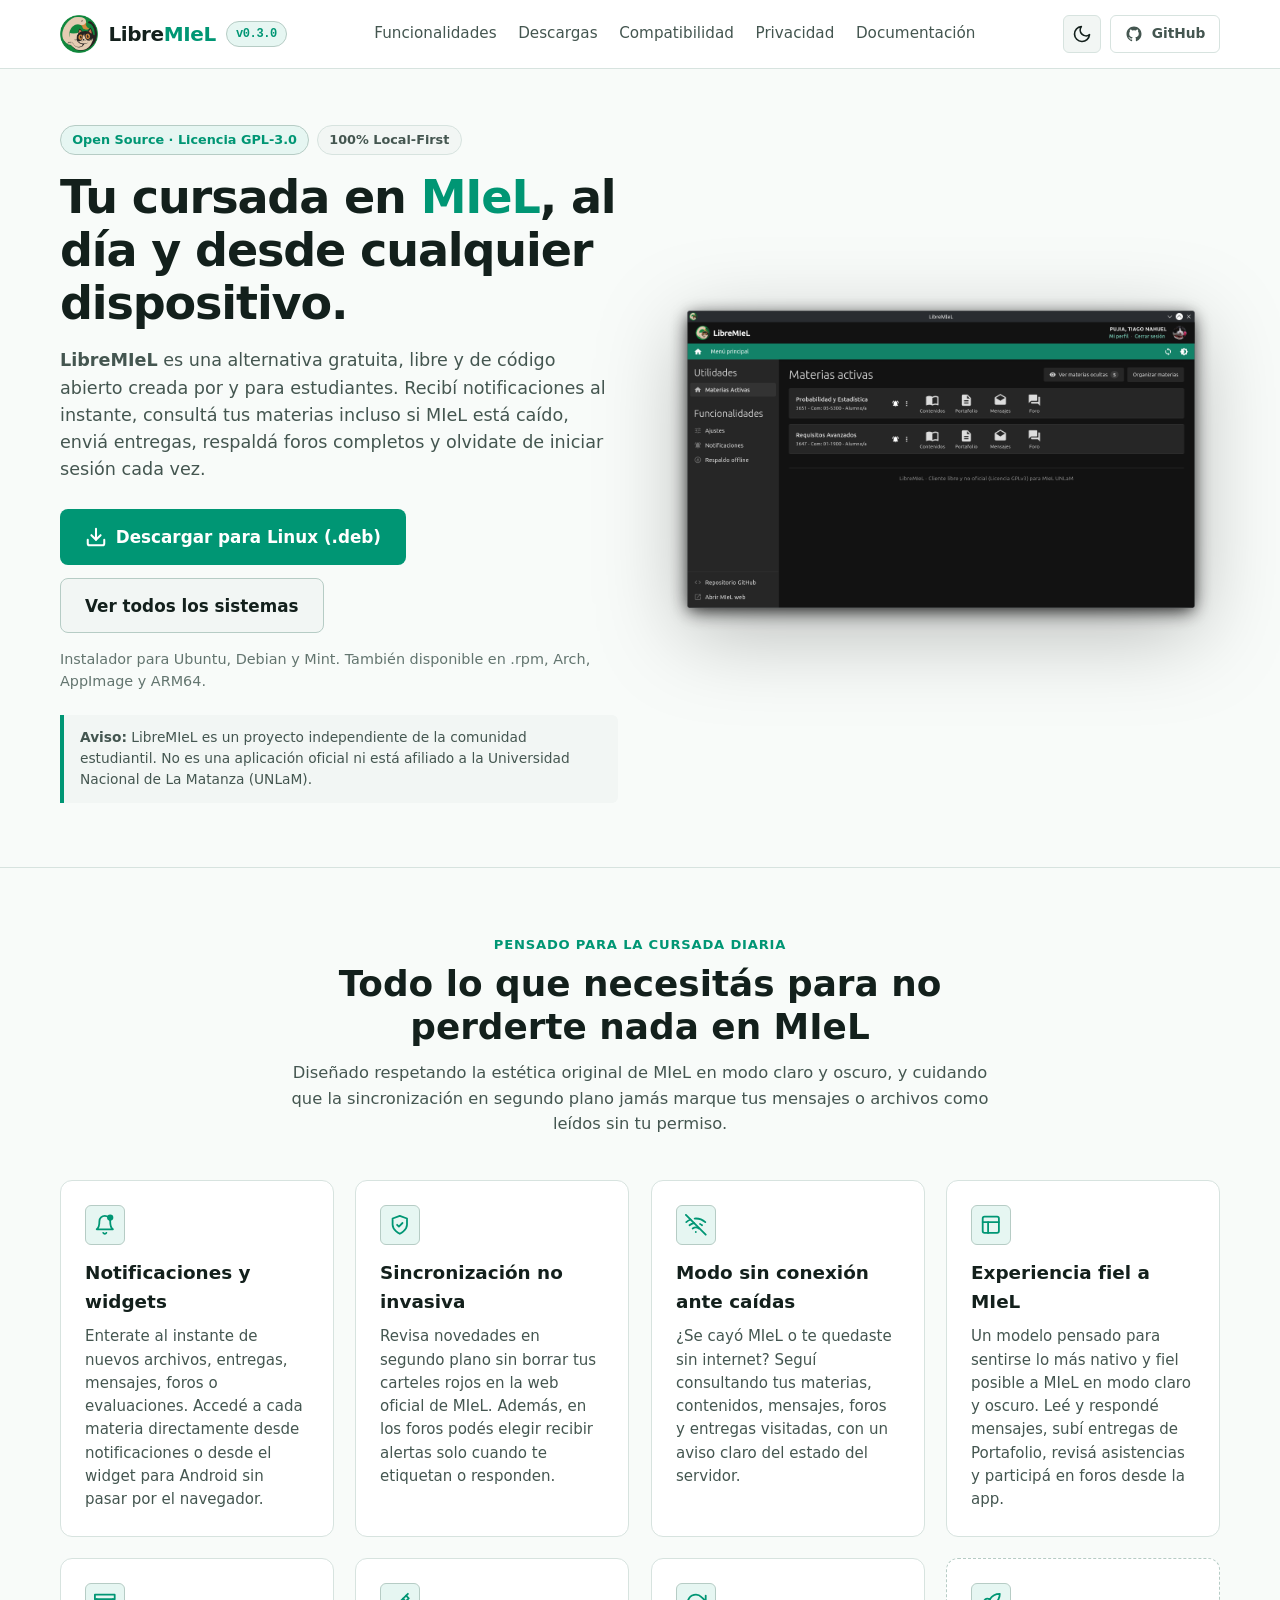
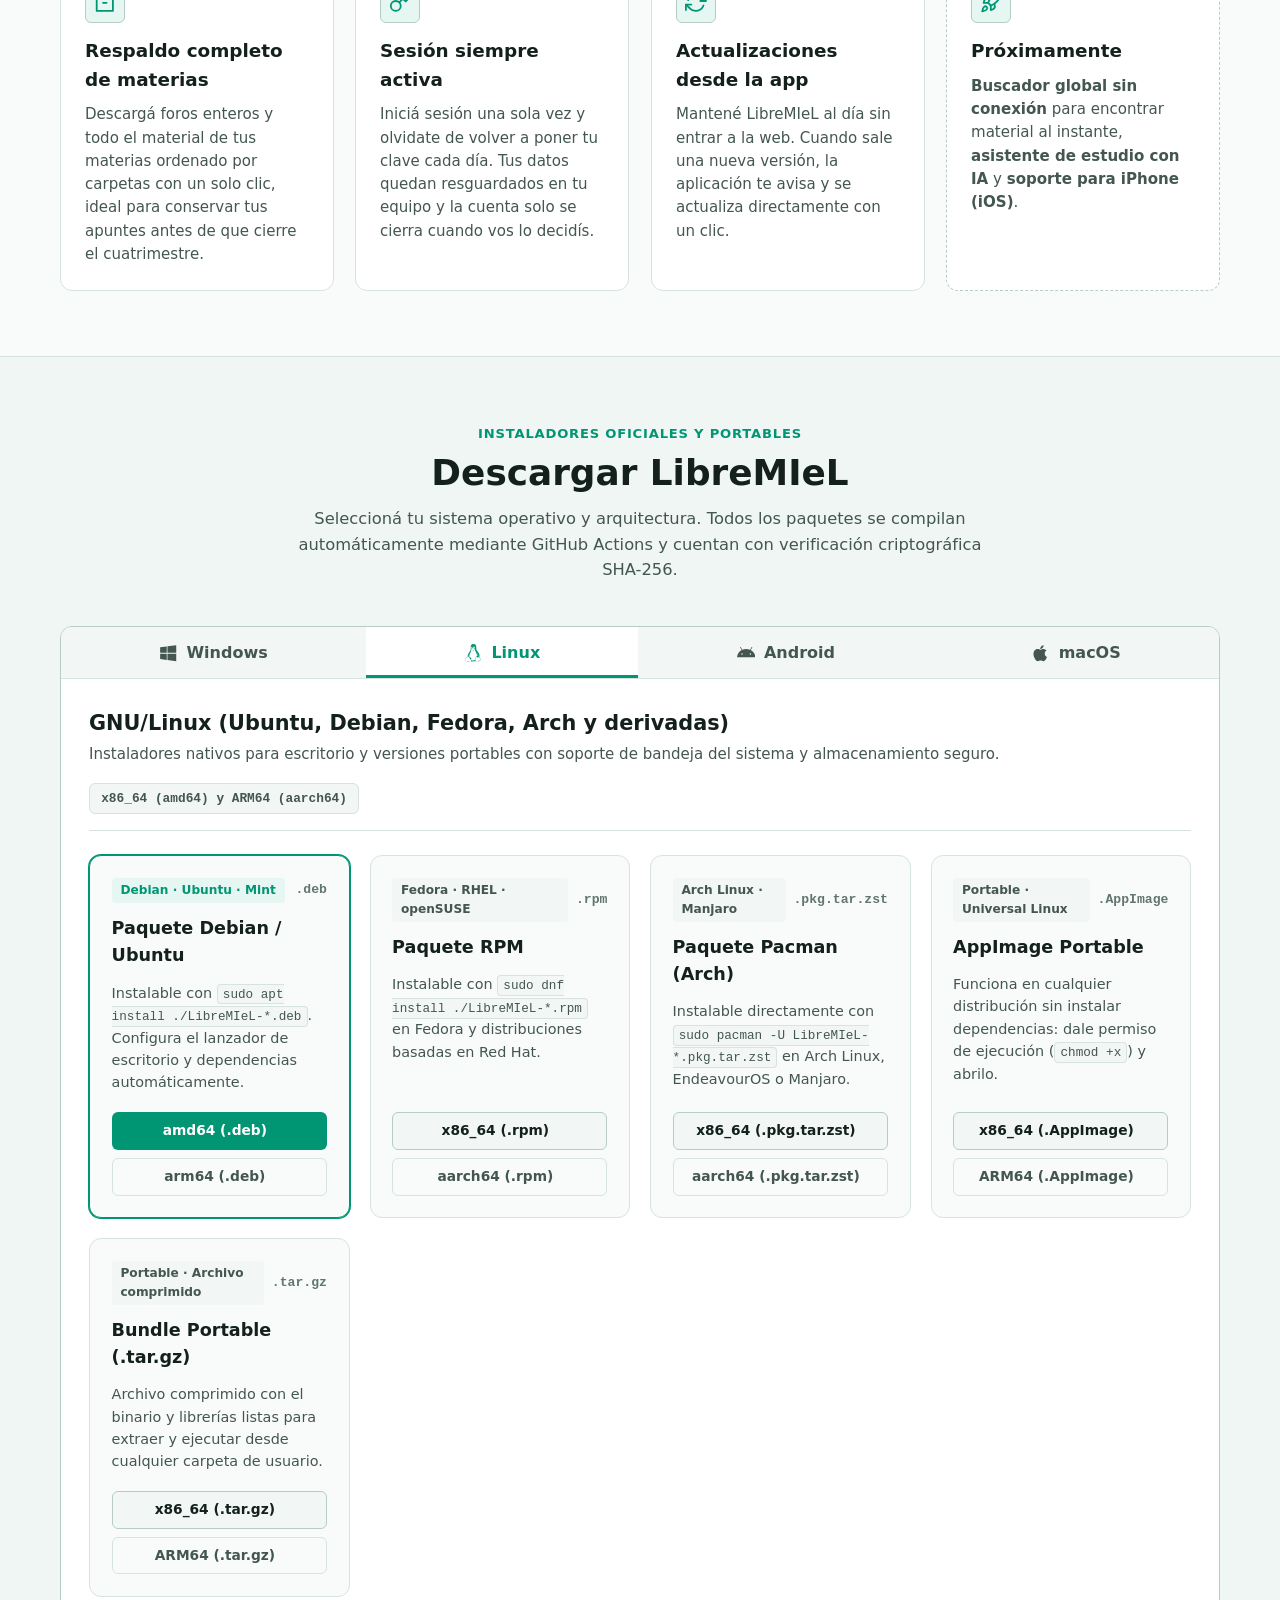
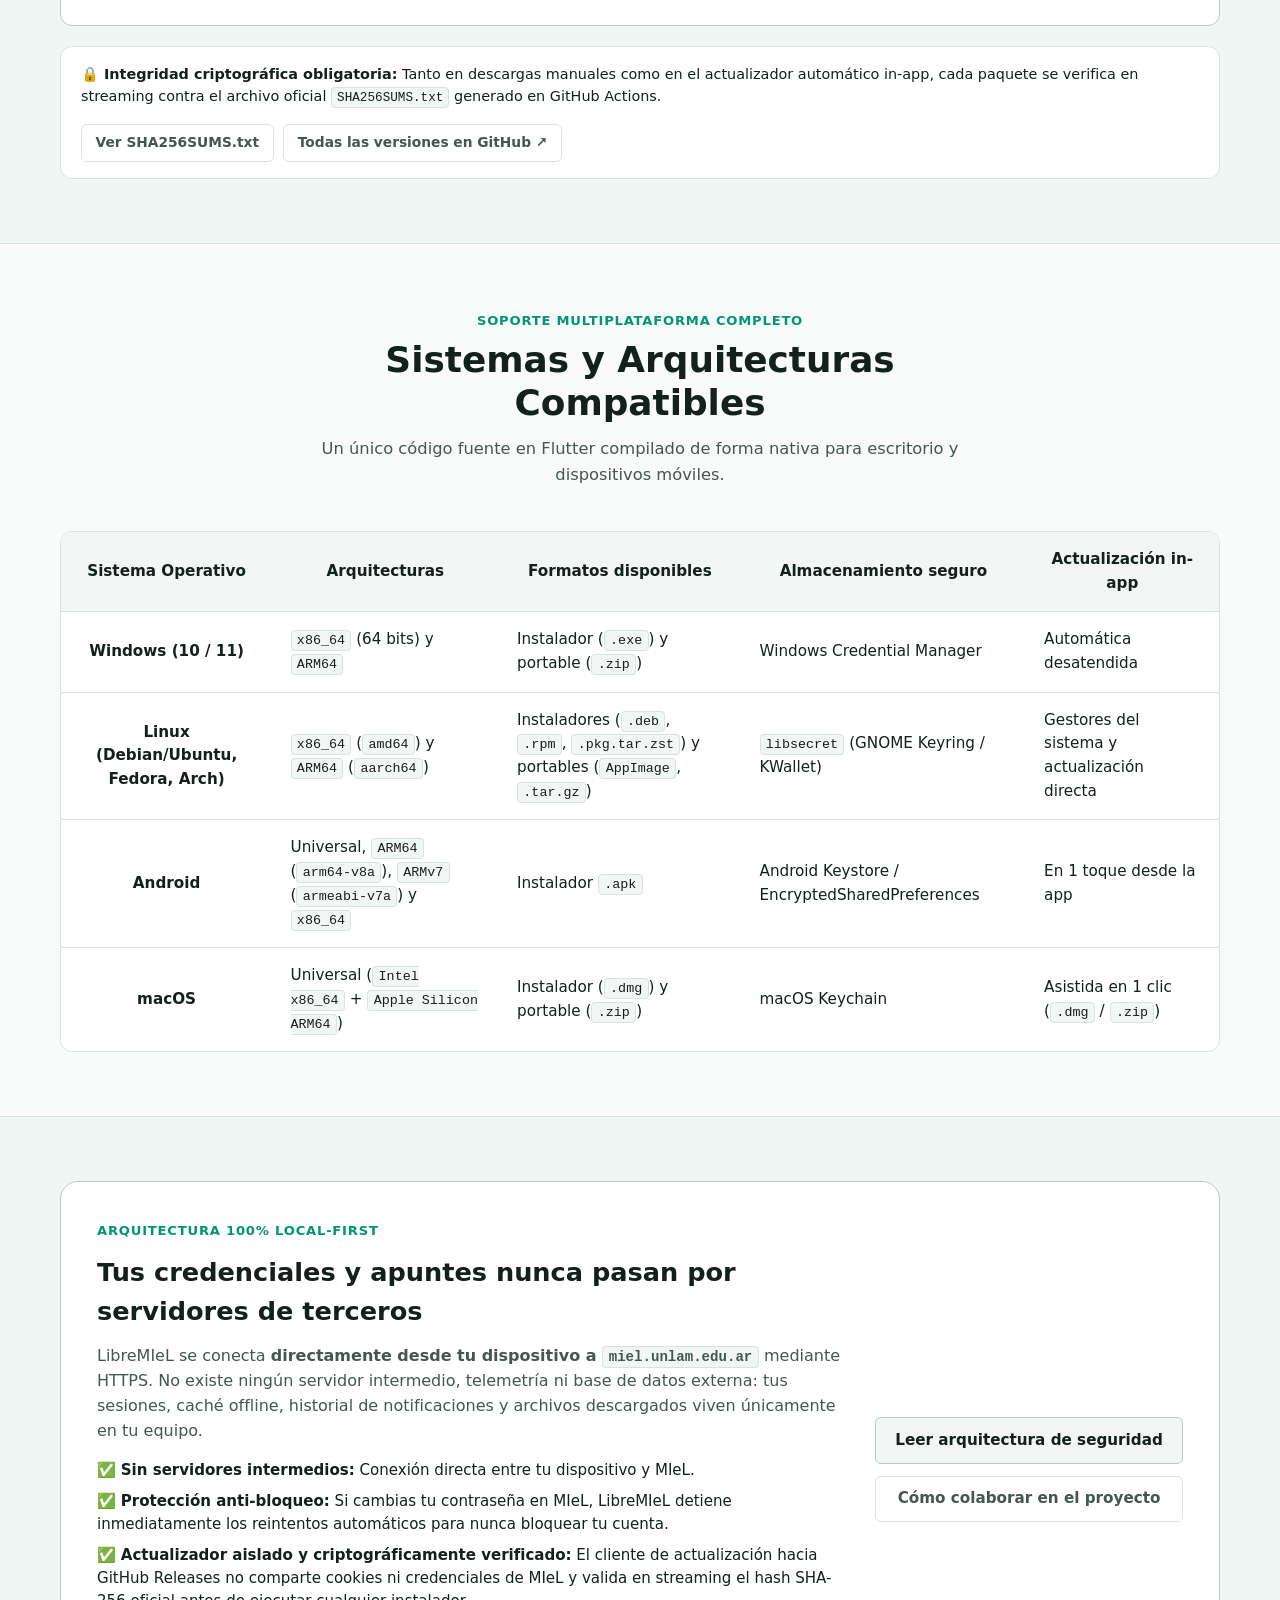
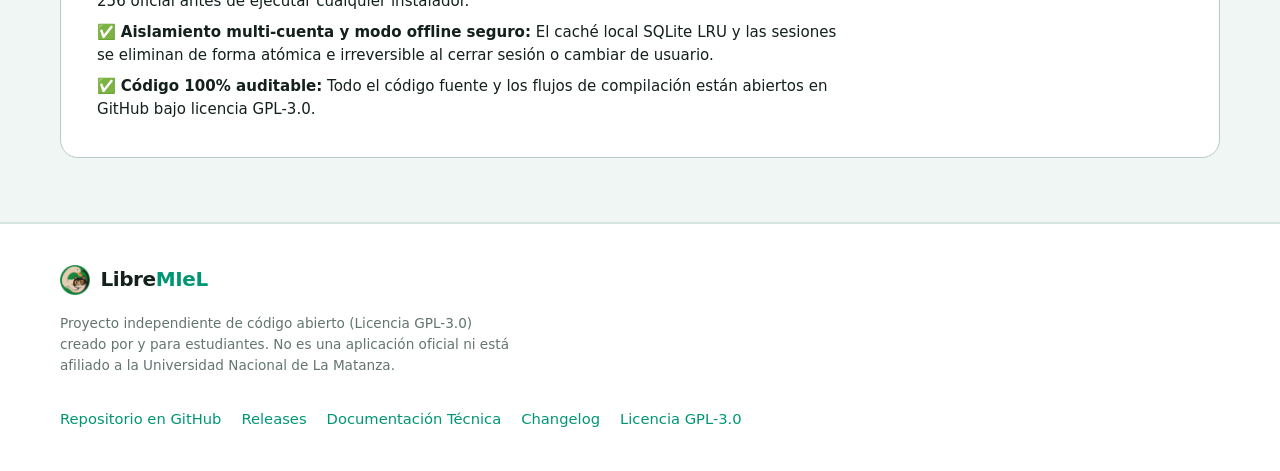
<file: packaging/web/index.html>
<!DOCTYPE html>
<html lang="es-AR">
<head>
  <meta charset="UTF-8">
  <meta name="viewport" content="width=device-width, initial-scale=1.0">
  <meta name="color-scheme" content="light dark">
  <script>
    try {
      document.querySelector('meta[name="color-scheme"]').content =
        localStorage.getItem("color-scheme") ?? "light dark";
    } catch {}
  </script>
  <title>LibreMIeL — Cliente abierto, gratuito y multiplataforma para MIeL (UNLaM)</title>
  <meta name="description" content="Alternativa gratuita, libre, local-first y open source para usar MIeL desde Windows, Linux, Android y macOS. Notificaciones en tiempo real con navegación directa, modo offline ante caídas de MIeL, actualizador automático y sesión permanente.">
  <meta name="theme-color" content="#009674" media="(prefers-color-scheme: light)">
  <meta name="theme-color" content="#0E2018" media="(prefers-color-scheme: dark)">
  <meta property="og:title" content="LibreMIeL — Cliente abierto y multiplataforma para MIeL">
  <meta property="og:description" content="Notificaciones en tiempo real con navegación directa, modo offline ante caídas de MIeL, lectura y envío nativo, respaldo de foros y actualizador automático in-app en Windows, Linux, Android y macOS.">
  <meta property="og:type" content="website">
  <meta property="og:image" content="assets/libremiel.png">
  <link rel="icon" type="image/png" href="assets/libremiel.png">
  <link rel="apple-touch-icon" href="assets/libremiel.png">
  <link rel="stylesheet" href="styles.css">
  <script src="app.js" defer></script>
</head>
<body>
  <a class="skip-link" href="#contenido-principal">Saltar al contenido principal</a>

  <!-- Barra superior -->
  <header class="site-header">
    <div class="container header-inner">
      <a href="#" class="brand-mark" aria-label="LibreMIeL — Inicio">
        <img src="assets/libremiel.png" alt="" width="38" height="38" class="brand-logo">
        <span class="brand-name">Libre<span class="brand-highlight">MIeL</span></span>
        <span class="version-pill" id="header-version-pill" title="Versión actual del proyecto">v0.3.0</span>
      </a>

      <nav class="site-nav" aria-label="Navegación principal">
        <a href="#funcionalidades">Funcionalidades</a>
        <a href="#descargas">Descargas</a>
        <a href="#plataformas">Compatibilidad</a>
        <a href="#privacidad">Privacidad</a>
        <a href="https://github.com/Tiago-Pujia/LibreMIeL/tree/main/docs" target="_blank" rel="noopener noreferrer">Documentación</a>
      </nav>

      <div class="header-actions">
        <button type="button" class="theme-toggle" id="theme-toggle" aria-label="Cambiar entre tema claro y oscuro" title="Cambiar tema claro / oscuro">
          <svg class="icon-sun" viewBox="0 0 24 24" width="20" height="20" aria-hidden="true" fill="none" stroke="currentColor" stroke-width="2" stroke-linecap="round" stroke-linejoin="round">
            <circle cx="12" cy="12" r="4"></circle>
            <path d="M12 2v2M12 20v2M4.93 4.93l1.41 1.41M17.66 17.66l1.41 1.41M2 12h2M20 12h2M6.34 17.66l-1.41 1.41M19.07 4.93l-1.41 1.41"></path>
          </svg>
          <svg class="icon-moon" viewBox="0 0 24 24" width="20" height="20" aria-hidden="true" fill="none" stroke="currentColor" stroke-width="2" stroke-linecap="round" stroke-linejoin="round">
            <path d="M21 12.79A9 9 0 1 1 11.21 3 7 7 0 0 0 21 12.79z"></path>
          </svg>
          <span class="visually-hidden" id="theme-toggle-text">Cambiar tema</span>
        </button>

        <a href="https://github.com/Tiago-Pujia/LibreMIeL" class="btn btn-outline btn-sm" target="_blank" rel="noopener noreferrer">
          <svg viewBox="0 0 24 24" width="18" height="18" aria-hidden="true" fill="currentColor">
            <path d="M12 2C6.477 2 2 6.484 2 12.017c0 4.425 2.865 8.18 6.839 9.504.5.092.682-.217.682-.483 0-.237-.008-.868-.013-1.703-2.782.605-3.369-1.343-3.369-1.343-.454-1.158-1.11-1.466-1.11-1.466-.908-.62.069-.608.069-.608 1.003.07 1.53 1.032 1.53 1.032.892 1.53 2.341 1.088 2.91.832.092-.647.35-1.088.636-1.338-2.22-.253-4.555-1.113-4.555-4.951 0-1.093.39-1.988 1.029-2.688-.103-.253-.446-1.272.098-2.65 0 0 .84-.27 2.75 1.026A9.564 9.564 0 0 1 12 6.844a9.59 9.59 0 0 1 2.504.337c1.909-1.296 2.747-1.027 2.747-1.027.546 1.379.202 2.398.1 2.651.64.7 1.028 1.595 1.028 2.688 0 3.848-2.339 4.695-4.566 4.943.359.309.678.92.678 1.855 0 1.338-.012 2.419-.012 2.747 0 .268.18.58.688.482A10.02 10.02 0 0 0 22 12.017C22 6.484 17.522 2 12 2z"></path>
          </svg>
          <span>GitHub</span>
        </a>
      </div>
    </div>
  </header>

  <main id="contenido-principal">
    <!-- Sección Hero -->
    <section class="hero-section">
      <div class="container hero-grid">
        <div class="hero-content">
          <div class="hero-badges">
            <span class="badge-chip badge-emerald">Open Source · Licencia GPL-3.0</span>
            <span class="badge-chip badge-neutral">100% Local-First</span>
          </div>

          <h1 class="hero-title">
            Tu cursada en <span class="text-emerald">MIeL</span>, al día y desde cualquier dispositivo.
          </h1>

          <p class="hero-subtitle">
            <strong>LibreMIeL</strong> es una alternativa gratuita, libre y de código abierto creada por y para estudiantes. Recibí notificaciones al instante, consultá tus materias incluso si MIeL está caído, enviá entregas, respaldá foros completos y olvidate de iniciar sesión cada vez.
          </p>

          <div class="hero-cta-group">
            <a href="#descargas" class="btn btn-primary btn-lg" id="hero-primary-download">
              <svg viewBox="0 0 24 24" width="22" height="22" aria-hidden="true" fill="none" stroke="currentColor" stroke-width="2.2" stroke-linecap="round" stroke-linejoin="round">
                <path d="M21 15v4a2 2 0 0 1-2 2H5a2 2 0 0 1-2-2v-4"></path>
                <polyline points="7 10 12 15 17 10"></polyline>
                <line x1="12" y1="15" x2="12" y2="3"></line>
              </svg>
              <span id="hero-download-label">Descargar LibreMIeL</span>
            </a>

            <a href="#descargas" class="btn btn-secondary btn-lg">
              Ver todos los sistemas
            </a>
          </div>

          <p class="hero-os-hint" id="hero-os-hint">
            Disponible para <strong>Windows</strong>, <strong>Linux</strong>, <strong>Android</strong> y <strong>macOS</strong> (x64 y ARM64).
          </p>

          <aside class="community-notice" aria-label="Aviso de proyecto independiente">
            <strong>Aviso:</strong> LibreMIeL es un proyecto independiente de la comunidad estudiantil. No es una aplicación oficial ni está afiliado a la Universidad Nacional de La Matanza (UNLaM).
          </aside>
        </div>

        <!-- Captura fiel de la interfaz de LibreMIeL -->
        <div class="hero-preview" aria-label="Vista previa real de la interfaz de LibreMIeL">
          <div class="hero-image-wrapper">
            <img
              src="assets/app-preview.png"
              alt="Captura de pantalla real de la interfaz de LibreMIeL en escritorio con materias activas y notificaciones"
              width="1410"
              height="878"
              class="hero-app-image"
              loading="eager"
              decoding="async"
            >
          </div>
        </div>
      </div>
    </section>

    <!-- Sección de Funcionalidades -->
    <section id="funcionalidades" class="section">
      <div class="container">
        <div class="section-header">
          <span class="section-eyebrow">Pensado para la cursada diaria</span>
          <h2 class="section-title">Todo lo que necesitás para no perderte nada en MIeL</h2>
          <p class="section-description">
            Diseñado respetando la estética original de MIeL en modo claro y oscuro, y cuidando que la sincronización en segundo plano jamás marque tus mensajes o archivos como leídos sin tu permiso.
          </p>
        </div>

        <div class="features-grid">
          <article class="feature-card">
            <div class="feature-icon" aria-hidden="true">
              <svg viewBox="0 0 24 24" width="22" height="22" aria-hidden="true" fill="none" stroke="currentColor" stroke-width="2" stroke-linecap="round" stroke-linejoin="round">
                <path d="M18 8A6 6 0 0 0 6 8c0 7-3 9-3 9h18s-3-2-3-9"></path>
                <path d="M13.73 21a2 2 0 0 1-3.46 0"></path>
                <circle cx="18" cy="4" r="2.5" fill="currentColor"></circle>
              </svg>
            </div>
            <h3>Notificaciones y widgets</h3>
            <p>
              Enterate al instante de nuevos archivos, entregas, mensajes, foros o evaluaciones. Accedé a cada materia directamente desde notificaciones o desde el widget para Android sin pasar por el navegador.
            </p>
          </article>

          <article class="feature-card">
            <div class="feature-icon" aria-hidden="true">
              <svg viewBox="0 0 24 24" width="22" height="22" aria-hidden="true" fill="none" stroke="currentColor" stroke-width="2" stroke-linecap="round" stroke-linejoin="round">
                <path d="M12 22s8-4 8-10V5l-8-3-8 3v7c0 6 8 10 8 10z"></path>
                <polyline points="9 12 11 14 15 10"></polyline>
              </svg>
            </div>
            <h3>Sincronización no invasiva</h3>
            <p>
              Revisa novedades en segundo plano sin borrar tus carteles rojos en la web oficial de MIeL. Además, en los foros podés elegir recibir alertas solo cuando te etiquetan o responden.
            </p>
          </article>

          <article class="feature-card">
            <div class="feature-icon" aria-hidden="true">
              <svg viewBox="0 0 24 24" width="22" height="22" aria-hidden="true" fill="none" stroke="currentColor" stroke-width="2" stroke-linecap="round" stroke-linejoin="round">
                <line x1="1" y1="1" x2="23" y2="23"></line>
                <path d="M16.72 11.06A10.94 10.94 0 0 1 19 12.55"></path>
                <path d="M5 12.55a10.94 10.94 0 0 1 5.17-2.39"></path>
                <path d="M10.71 5.05A16 16 0 0 1 22.58 9"></path>
                <path d="M1.42 9a15.91 15.91 0 0 1 4.7-2.88"></path>
                <path d="M8.53 16.11a6 6 0 0 1 6.95 0"></path>
                <line x1="12" y1="20" x2="12.01" y2="20"></line>
              </svg>
            </div>
            <h3>Modo sin conexión ante caídas</h3>
            <p>
              ¿Se cayó MIeL o te quedaste sin internet? Seguí consultando tus materias, contenidos, mensajes, foros y entregas visitadas, con un aviso claro del estado del servidor.
            </p>
          </article>

          <article class="feature-card">
            <div class="feature-icon" aria-hidden="true">
              <svg viewBox="0 0 24 24" width="22" height="22" aria-hidden="true" fill="none" stroke="currentColor" stroke-width="2" stroke-linecap="round" stroke-linejoin="round">
                <rect x="3" y="3" width="18" height="18" rx="2" ry="2"></rect>
                <line x1="3" y1="9" x2="21" y2="9"></line>
                <line x1="9" y1="21" x2="9" y2="9"></line>
              </svg>
            </div>
            <h3>Experiencia fiel a MIeL</h3>
            <p>
              Un modelo pensado para sentirse lo más nativo y fiel posible a MIeL en modo claro y oscuro. Leé y respondé mensajes, subí entregas de Portafolio, revisá asistencias y participá en foros desde la app.
            </p>
          </article>

          <article class="feature-card">
            <div class="feature-icon" aria-hidden="true">
              <svg viewBox="0 0 24 24" width="22" height="22" aria-hidden="true" fill="none" stroke="currentColor" stroke-width="2" stroke-linecap="round" stroke-linejoin="round">
                <polyline points="21 8 21 21 3 21 3 8"></polyline>
                <rect x="1" y="3" width="22" height="5"></rect>
                <line x1="10" y1="12" x2="14" y2="12"></line>
              </svg>
            </div>
            <h3>Respaldo completo de materias</h3>
            <p>
              Descargá foros enteros y todo el material de tus materias ordenado por carpetas con un solo clic, ideal para conservar tus apuntes antes de que cierre el cuatrimestre.
            </p>
          </article>

          <article class="feature-card">
            <div class="feature-icon" aria-hidden="true">
              <svg viewBox="0 0 24 24" width="22" height="22" aria-hidden="true" fill="none" stroke="currentColor" stroke-width="2" stroke-linecap="round" stroke-linejoin="round">
                <circle cx="7.5" cy="15.5" r="5.5"></circle>
                <path d="m21 2-9.6 9.6"></path>
                <path d="m15.5 7.5 3 3L22 7l-3-3"></path>
              </svg>
            </div>
            <h3>Sesión siempre activa</h3>
            <p>
              Iniciá sesión una sola vez y olvidate de volver a poner tu clave cada día. Tus datos quedan resguardados en tu equipo y la cuenta solo se cierra cuando vos lo decidís.
            </p>
          </article>

          <article class="feature-card">
            <div class="feature-icon" aria-hidden="true">
              <svg viewBox="0 0 24 24" width="22" height="22" aria-hidden="true" fill="none" stroke="currentColor" stroke-width="2" stroke-linecap="round" stroke-linejoin="round">
                <polyline points="23 4 23 10 17 10"></polyline>
                <polyline points="1 20 1 14 7 14"></polyline>
                <path d="M3.51 9a9 9 0 0 1 14.85-3.36L23 10M1 14l4.64 4.36A9 9 0 0 0 20.49 15"></path>
              </svg>
            </div>
            <h3>Actualizaciones desde la app</h3>
            <p>
              Mantené LibreMIeL al día sin entrar a la web. Cuando sale una nueva versión, la aplicación te avisa y se actualiza directamente con un clic.
            </p>
          </article>

          <article class="feature-card feature-card-upcoming">
            <div class="feature-icon" aria-hidden="true">
              <svg viewBox="0 0 24 24" width="22" height="22" aria-hidden="true" fill="none" stroke="currentColor" stroke-width="2" stroke-linecap="round" stroke-linejoin="round">
                <path d="M4.5 16.5c-1.5 1.26-2 5-2 5s3.74-.5 5-2c.71-.84.7-2.13-.09-2.91a2.18 2.18 0 0 0-2.91-.09z"></path>
                <path d="m12 15-3-3a22 22 0 0 1 2-3.95A12.88 12.88 0 0 1 22 2c0 2.72-.78 7.5-6 11a22.35 22.35 0 0 1-4 2z"></path>
                <path d="M9 12H4s.55-3.03 2-4c1.62-1.08 5 0 5 0"></path>
                <path d="M12 15v5s3.03-.55 4-2c1.08-1.62 0-5 0-5"></path>
              </svg>
            </div>
            <h3>Próximamente</h3>
            <p>
              <strong>Buscador global sin conexión</strong> para encontrar material al instante, <strong>asistente de estudio con IA</strong> y <strong>soporte para iPhone (iOS)</strong>.
            </p>
          </article>
        </div>
      </div>
    </section>

    <!-- Sección de Descargas -->
    <section id="descargas" class="section section-alt">
      <div class="container">
        <div class="section-header">
          <span class="section-eyebrow">Instaladores oficiales y portables</span>
          <h2 class="section-title">Descargar LibreMIeL</h2>
          <p class="section-description" id="release-status-text">
            Seleccioná tu sistema operativo y arquitectura. Todos los paquetes se compilan automáticamente mediante GitHub Actions y cuentan con verificación criptográfica SHA-256.
          </p>
        </div>

        <!-- Selector de pestañas por Sistema Operativo -->
        <div class="downloads-tabs">
          <div class="tablist" role="tablist" focusgroup="tablist nomemory" aria-label="Sistemas operativos disponibles">
            <button type="button" role="tab" id="tab-windows" data-os-tab="windows" aria-selected="true" focusgroupstart>
              <svg class="tab-os-icon" viewBox="0 0 448 512" width="18" height="18" aria-hidden="true" fill="currentColor">
                <path d="M0 93.7l183.6-25.3v177.4H0V93.7zm0 324.6l183.6 25.3V268.4H0v149.9zm203.8 28L448 480V268.4H203.8v177.9zm0-380.6v180.1H448V32L203.8 65.7z"/>
              </svg>
              <span>Windows</span>
            </button>
            <button type="button" role="tab" id="tab-linux" data-os-tab="linux" aria-selected="false" tabindex="-1">
              <svg class="tab-os-icon" viewBox="0 0 448 512" width="18" height="18" aria-hidden="true" fill="currentColor">
                <path d="M220.8 123.3c1 .5 1.8 1.7 3 1.7 1.1 0 2.8-.4 2.9-1.5.2-1.4-1.9-2.3-3.2-2.9-1.7-.7-3.9-1-5.5-.1-.4.2-.8.7-.6 1.1.3 1.3 2.3 1.1 3.4 1.7zm-21.9 1.7c1.2 0 2-1.2 3-1.7 1.1-.6 3.1-.4 3.5-1.6.2-.4-.2-.9-.6-1.1-1.6-.9-3.8-.6-5.5.1-1.3.6-3.4 1.5-3.2 2.9.1 1 1.8 1.5 2.8 1.4zM420 403.8c-3.6-4-5.3-11.6-7.2-19.7-1.8-8.1-3.9-16.8-10.5-22.4-1.3-1.1-2.6-2.1-4-2.9-1.3-.8-2.7-1.5-4.1-2 9.2-27.3 5.6-54.5-3.7-79.1-11.4-30.1-31.3-56.4-46.5-74.4-17.1-21.5-33.7-41.9-33.4-72C311.1 85.4 315.7.1 234.8 0 132.4-.2 158 103.4 156.9 135.2c-1.7 23.4-6.4 41.8-22.5 64.7-18.9 22.5-45.5 58.8-58.1 96.7-6 17.9-8.8 36.1-6.2 53.3-6.5 5.8-11.4 14.7-16.6 20.2-4.2 4.3-10.3 5.9-17 8.3s-14 6-18.5 14.5c-2.1 3.9-2.8 8.1-2.8 12.4 0 3.9.6 7.9 1.2 11.8 1.2 8.1 2.5 15.7.8 20.8-5.2 14.4-5.9 24.4-2.2 31.7 3.8 7.3 11.4 10.5 20.1 12.3 17.3 3.6 40.8 2.7 59.3 12.5 19.8 10.4 39.9 14.1 55.9 10.4 11.6-2.6 21.1-9.6 25.9-20.2 12.5-.1 26.3-5.4 48.3-6.6 14.9-1.2 33.6 5.3 55.1 4.1.6 2.3 1.4 4.6 2.5 6.7v.1c8.3 16.7 23.8 24.3 40.3 23 16.6-1.3 34.1-11 48.3-27.9 13.6-16.4 36-23.2 50.9-32.2 7.4-4.5 13.4-10.1 13.9-18.3.4-8.2-4.4-17.3-15.5-29.7zM223.7 87.3c9.8-22.2 34.2-21.8 44-.4 6.5 14.2 3.6 30.9-4.3 40.4-1.6-.8-5.9-2.6-12.6-4.9 1.1-1.2 3.1-2.7 3.9-4.6 4.8-11.8-.2-27-9.1-27.3-7.3-.5-13.9 10.8-11.8 23-4.1-2-9.4-3.5-13-4.4-1-6.9-.3-14.6 2.9-21.8zM183 75.8c10.1 0 20.8 14.2 19.1 33.5-3.5 1-7.1 2.5-10.2 4.6 1.2-8.9-3.3-20.1-9.6-19.6-8.4.7-9.8 21.2-1.8 28.1 1 .8 1.9-.2-5.9 5.5-15.6-14.6-10.5-52.1 8.4-52.1zm-13.6 60.7c6.2-4.6 13.6-10 14.1-10.5 4.7-4.4 13.5-14.2 27.9-14.2 7.1 0 15.6 2.3 25.9 8.9 6.3 4.1 11.3 4.4 22.6 9.3 8.4 3.5 13.7 9.7 10.5 18.2-2.6 7.1-11 14.4-22.7 18.1-11.1 3.6-19.8 16-38.2 14.9-3.9-.2-7-1-9.6-2.1-8-3.5-12.2-10.4-20-15-8.6-4.8-13.2-10.4-14.7-15.3-1.4-4.9 0-9 4.2-12.3zm3.3 334c-2.7 35.1-43.9 34.4-75.3 18-29.9-15.8-68.6-6.5-76.5-21.9-2.4-4.7-2.4-12.7 2.6-26.4v-.2c2.4-7.6.6-16-.6-23.9-1.2-7.8-1.8-15 .9-20 3.5-6.7 8.5-9.1 14.8-11.3 10.3-3.7 11.8-3.4 19.6-9.9 5.5-5.7 9.5-12.9 14.3-18 5.1-5.5 10-8.1 17.7-6.9 8.1 1.2 15.1 6.8 21.9 16l19.6 35.6c9.5 19.9 43.1 48.4 41 68.9zm-1.4-25.9c-4.1-6.6-9.6-13.6-14.4-19.6 7.1 0 14.2-2.2 16.7-8.9 2.3-6.2 0-14.9-7.4-24.9-13.5-18.2-38.3-32.5-38.3-32.5-13.5-8.4-21.1-18.7-24.6-29.9s-3-23.3-.3-35.2c5.2-22.9 18.6-45.2 27.2-59.2 2.3-1.7.8 3.2-8.7 20.8-8.5 16.1-24.4 53.3-2.6 82.4.6-20.7 5.5-41.8 13.8-61.5 12-27.4 37.3-74.9 39.3-112.7 1.1.8 4.6 3.2 6.2 4.1 4.6 2.7 8.1 6.7 12.6 10.3 12.4 10 28.5 9.2 42.4 1.2 6.2-3.5 11.2-7.5 15.9-9 9.9-3.1 17.8-8.6 22.3-15 7.7 30.4 25.7 74.3 37.2 95.7 6.1 11.4 18.3 35.5 23.6 64.6 3.3-.1 7 .4 10.9 1.4 13.8-35.7-11.7-74.2-23.3-84.9-4.7-4.6-4.9-6.6-2.6-6.5 12.6 11.2 29.2 33.7 35.2 59 2.8 11.6 3.3 23.7.4 35.7 16.4 6.8 35.9 17.9 30.7 34.8-2.2-.1-3.2 0-4.2 0 3.2-10.1-3.9-17.6-22.8-26.1-19.6-8.6-36-8.6-38.3 12.5-12.1 4.2-18.3 14.7-21.4 27.3-2.8 11.2-3.6 24.7-4.4 39.9-.5 7.7-3.6 18-6.8 29-32.1 22.9-76.7 32.9-114.3 7.2zm257.4-11.5c-.9 16.8-41.2 19.9-63.2 46.5-13.2 15.7-29.4 24.4-43.6 25.5s-26.5-4.8-33.7-19.3c-4.7-11.1-2.4-23.1 1.1-36.3 3.7-14.2 9.2-28.8 9.9-40.6.8-15.2 1.7-28.5 4.2-38.7 2.6-10.3 6.6-17.2 13.7-21.1.3-.2.7-.3 1-.5.8 13.2 7.3 26.6 18.8 29.5 12.6 3.3 30.7-7.5 38.4-16.3 9-.3 15.7-.9 22.6 5.1 9.9 8.5 7.1 30.3 17.1 41.6 10.6 11.6 14 19.5 13.7 24.6zM173.3 148.7c2 1.9 4.7 4.5 8 7.1 6.6 5.2 15.8 10.6 27.3 10.6 11.6 0 22.5-5.9 31.8-10.8 4.9-2.6 10.9-7 14.8-10.4s5.9-6.3 3.1-6.6-2.6 2.6-6 5.1c-4.4 3.2-9.7 7.4-13.9 9.8-7.4 4.2-19.5 10.2-29.9 10.2s-18.7-4.8-24.9-9.7c-3.1-2.5-5.7-5-7.7-6.9-1.5-1.4-1.9-4.6-4.3-4.9-1.4-.1-1.8 3.7 1.7 6.5z"/>
              </svg>
              <span>Linux</span>
            </button>
            <button type="button" role="tab" id="tab-android" data-os-tab="android" aria-selected="false" tabindex="-1">
              <svg class="tab-os-icon" viewBox="0 0 576 512" width="18" height="18" aria-hidden="true" fill="currentColor">
                <path d="M420.55,301.93a24,24,0,1,1,24-24,24,24,0,0,1-24,24m-265.1,0a24,24,0,1,1,24-24,24,24,0,0,1-24,24m273.7-144.48,47.94-83a10,10,0,1,0-17.27-10h0l-48.54,84.07a301.25,301.25,0,0,0-246.56,0L116.18,64.45a10,10,0,1,0-17.27,10h0l47.94,83C64.53,202.22,8.24,285.55,0,384H576c-8.24-98.45-64.54-181.78-146.85-226.55"/>
              </svg>
              <span>Android</span>
            </button>
            <button type="button" role="tab" id="tab-macos" data-os-tab="macos" aria-selected="false" tabindex="-1">
              <svg class="tab-os-icon" viewBox="0 0 384 512" width="18" height="18" aria-hidden="true" fill="currentColor">
                <path d="M318.7 268.7c-.2-36.7 16.4-64.4 50-84.8-18.8-26.9-47.2-41.7-84.7-44.6-35.5-2.8-74.3 20.7-88.5 20.7-15 0-49.4-19.7-76.4-19.7C63.3 141.2 4 184.8 4 273.5q0 39.3 14.4 81.2c12.8 36.7 59 126.7 107.2 125.2 25.2-.6 43-17.9 75.8-17.9 31.8 0 48.3 17.9 76.4 17.9 48.6-.7 90.4-82.5 102.6-119.3-65.2-30.7-61.7-90-61.7-91.9zm-56.6-164.2c27.3-32.4 24.8-61.9 24-72.5-24.1 1.4-52 16.4-67.9 34.9-17.5 19.8-27.8 44.3-25.6 71.9 26.1 2 49.9-11.4 69.5-34.3z"/>
              </svg>
              <span>macOS</span>
            </button>
          </div>

          <!-- Panel Windows -->
          <div role="tabpanel" id="panel-windows" data-os-panel="windows" aria-labelledby="tab-windows">
            <div class="tabpanel-inner">
              <div class="os-panel-header">
                <div>
                  <h3>Windows 10 y Windows 11</h3>
                  <p>Disponible como instalador asistente con inicio automático opcional, System Tray y actualización silenciosa desatendida.</p>
                </div>
                <span class="arch-badge">x86_64 (64 bits) y ARM64</span>
              </div>

              <div class="download-cards-grid">
                <article class="download-card download-card-recommended">
                  <div class="download-card-top">
                    <span class="format-tag tag-recommended">Instalador</span>
                    <span class="file-ext">.exe</span>
                  </div>
                  <h4>Instalador para Windows</h4>
                  <p>Configura accesos directos, ícono dinámico en la bandeja del sistema (System Tray con insignia de novedades), inicio automático y actualización silenciosa in-app.</p>
                  <div class="download-card-actions-multi">
                    <a href="https://github.com/Tiago-Pujia/LibreMIeL/releases/latest" class="btn btn-primary btn-sm" data-asset-suffix="-windows-x64-setup.exe">
                      <span>x86_64 (.exe)</span>
                      <span class="asset-size" data-size-for="-windows-x64-setup.exe"></span>
                    </a>
                    <a href="https://github.com/Tiago-Pujia/LibreMIeL/releases/latest" class="btn btn-outline btn-sm" data-asset-suffix="-windows-arm64-setup.exe">
                      <span>ARM64 (.exe)</span>
                      <span class="asset-size" data-size-for="-windows-arm64-setup.exe"></span>
                    </a>
                  </div>
                </article>

                <article class="download-card">
                  <div class="download-card-top">
                    <span class="format-tag">Portable · Sin instalación</span>
                    <span class="file-ext">.zip</span>
                  </div>
                  <h4>Windows Portable</h4>
                  <p>Descomprimí la carpeta en cualquier ubicación o pendrive y ejecutá <code>libremiel.exe</code> sin permisos de administrador.</p>
                  <div class="download-card-actions-multi">
                    <a href="https://github.com/Tiago-Pujia/LibreMIeL/releases/latest" class="btn btn-secondary btn-sm" data-asset-suffix="-windows-x64-portable.zip">
                      <span>x86_64 (.zip)</span>
                      <span class="asset-size" data-size-for="-windows-x64-portable.zip"></span>
                    </a>
                    <a href="https://github.com/Tiago-Pujia/LibreMIeL/releases/latest" class="btn btn-outline btn-sm" data-asset-suffix="-windows-arm64-portable.zip">
                      <span>ARM64 (.zip)</span>
                      <span class="asset-size" data-size-for="-windows-arm64-portable.zip"></span>
                    </a>
                  </div>
                </article>
              </div>
            </div>
          </div>

          <!-- Panel Linux -->
          <div role="tabpanel" id="panel-linux" data-os-panel="linux" aria-labelledby="tab-linux" hidden="until-found">
            <div class="tabpanel-inner">
              <div class="os-panel-header">
                <div>
                  <h3>GNU/Linux (Ubuntu, Debian, Fedora, Arch y derivadas)</h3>
                  <p>Instaladores nativos para escritorio y versiones portables con soporte de bandeja del sistema y almacenamiento seguro.</p>
                </div>
                <span class="arch-badge">x86_64 (amd64) y ARM64 (aarch64)</span>
              </div>

              <div class="download-cards-grid download-cards-grid-3">
                <article class="download-card download-card-recommended">
                  <div class="download-card-top">
                    <span class="format-tag tag-recommended">Debian · Ubuntu · Mint</span>
                    <span class="file-ext">.deb</span>
                  </div>
                  <h4>Paquete Debian / Ubuntu</h4>
                  <p>Instalable con <code>sudo apt install ./LibreMIeL-*.deb</code>. Configura el lanzador de escritorio y dependencias automáticamente.</p>
                  <div class="download-card-actions-multi">
                    <a href="https://github.com/Tiago-Pujia/LibreMIeL/releases/latest" class="btn btn-primary btn-sm" data-asset-suffix="-linux-amd64.deb">
                      <span>amd64 (.deb)</span>
                      <span class="asset-size" data-size-for="-linux-amd64.deb"></span>
                    </a>
                    <a href="https://github.com/Tiago-Pujia/LibreMIeL/releases/latest" class="btn btn-outline btn-sm" data-asset-suffix="-linux-arm64.deb">
                      <span>arm64 (.deb)</span>
                      <span class="asset-size" data-size-for="-linux-arm64.deb"></span>
                    </a>
                  </div>
                </article>

                <article class="download-card">
                  <div class="download-card-top">
                    <span class="format-tag">Fedora · RHEL · openSUSE</span>
                    <span class="file-ext">.rpm</span>
                  </div>
                  <h4>Paquete RPM</h4>
                  <p>Instalable con <code>sudo dnf install ./LibreMIeL-*.rpm</code> en Fedora y distribuciones basadas en Red Hat.</p>
                  <div class="download-card-actions-multi">
                    <a href="https://github.com/Tiago-Pujia/LibreMIeL/releases/latest" class="btn btn-secondary btn-sm" data-asset-suffix="-linux-x86_64.rpm">
                      <span>x86_64 (.rpm)</span>
                      <span class="asset-size" data-size-for="-linux-x86_64.rpm"></span>
                    </a>
                    <a href="https://github.com/Tiago-Pujia/LibreMIeL/releases/latest" class="btn btn-outline btn-sm" data-asset-suffix="-linux-aarch64.rpm">
                      <span>aarch64 (.rpm)</span>
                      <span class="asset-size" data-size-for="-linux-aarch64.rpm"></span>
                    </a>
                  </div>
                </article>

                <article class="download-card">
                  <div class="download-card-top">
                    <span class="format-tag">Arch Linux · Manjaro</span>
                    <span class="file-ext">.pkg.tar.zst</span>
                  </div>
                  <h4>Paquete Pacman (Arch)</h4>
                  <p>Instalable directamente con <code>sudo pacman -U LibreMIeL-*.pkg.tar.zst</code> en Arch Linux, EndeavourOS o Manjaro.</p>
                  <div class="download-card-actions-multi">
                    <a href="https://github.com/Tiago-Pujia/LibreMIeL/releases/latest" class="btn btn-secondary btn-sm" data-asset-suffix="-linux-x86_64.pkg.tar.zst">
                      <span>x86_64 (.pkg.tar.zst)</span>
                      <span class="asset-size" data-size-for="-linux-x86_64.pkg.tar.zst"></span>
                    </a>
                    <a href="https://github.com/Tiago-Pujia/LibreMIeL/releases/latest" class="btn btn-outline btn-sm" data-asset-suffix="-linux-aarch64.pkg.tar.zst">
                      <span>aarch64 (.pkg.tar.zst)</span>
                      <span class="asset-size" data-size-for="-linux-aarch64.pkg.tar.zst"></span>
                    </a>
                  </div>
                </article>

                <article class="download-card">
                  <div class="download-card-top">
                    <span class="format-tag">Portable · Universal Linux</span>
                    <span class="file-ext">.AppImage</span>
                  </div>
                  <h4>AppImage Portable</h4>
                  <p>Funciona en cualquier distribución sin instalar dependencias: dale permiso de ejecución (<code>chmod +x</code>) y abrilo.</p>
                  <div class="download-card-actions-multi">
                    <a href="https://github.com/Tiago-Pujia/LibreMIeL/releases/latest" class="btn btn-secondary btn-sm" data-asset-suffix="-linux-x64.AppImage">
                      <span>x86_64 (.AppImage)</span>
                      <span class="asset-size" data-size-for="-linux-x64.AppImage"></span>
                    </a>
                    <a href="https://github.com/Tiago-Pujia/LibreMIeL/releases/latest" class="btn btn-outline btn-sm" data-asset-suffix="-linux-arm64.AppImage">
                      <span>ARM64 (.AppImage)</span>
                      <span class="asset-size" data-size-for="-linux-arm64.AppImage"></span>
                    </a>
                  </div>
                </article>

                <article class="download-card">
                  <div class="download-card-top">
                    <span class="format-tag">Portable · Archivo comprimido</span>
                    <span class="file-ext">.tar.gz</span>
                  </div>
                  <h4>Bundle Portable (.tar.gz)</h4>
                  <p>Archivo comprimido con el binario y librerías listas para extraer y ejecutar desde cualquier carpeta de usuario.</p>
                  <div class="download-card-actions-multi">
                    <a href="https://github.com/Tiago-Pujia/LibreMIeL/releases/latest" class="btn btn-secondary btn-sm" data-asset-suffix="-linux-x64-portable.tar.gz">
                      <span>x86_64 (.tar.gz)</span>
                      <span class="asset-size" data-size-for="-linux-x64-portable.tar.gz"></span>
                    </a>
                    <a href="https://github.com/Tiago-Pujia/LibreMIeL/releases/latest" class="btn btn-outline btn-sm" data-asset-suffix="-linux-arm64-portable.tar.gz">
                      <span>ARM64 (.tar.gz)</span>
                      <span class="asset-size" data-size-for="-linux-arm64-portable.tar.gz"></span>
                    </a>
                  </div>
                </article>
              </div>
            </div>
          </div>

          <!-- Panel Android -->
          <div role="tabpanel" id="panel-android" data-os-panel="android" aria-labelledby="tab-android" hidden="until-found">
            <div class="tabpanel-inner">
              <div class="os-panel-header">
                <div>
                  <h3>Android (Celulares y Tablets)</h3>
                  <p>Incluye sincronización periódica en segundo plano (WorkManager), navegación directa a módulos al pulsar notificaciones y actualización in-app de APKs.</p>
                </div>
                <span class="arch-badge">ARM64 · ARMv7 · x86_64 · Universal</span>
              </div>

              <div class="os-panel-callout" role="note" aria-label="Consejo de configuración de batería en Android">
                <div class="os-panel-callout-icon" aria-hidden="true">💡</div>
                <div class="os-panel-callout-content">
                  <strong>Notificaciones fiables en segundo plano (Samsung One UI, Xiaomi MIUI/HyperOS, Motorola):</strong>
                  <p>Para asegurar que las notificaciones lleguen puntualmente con la pantalla apagada o la app cerrada, configurá en tu dispositivo: <em>Ajustes &gt; Aplicaciones &gt; LibreMIeL &gt; Batería &gt; Seleccionar <strong>"Sin restricciones"</strong></em>.</p>
                </div>
              </div>

              <div class="download-cards-grid">
                <article class="download-card download-card-recommended">
                  <div class="download-card-top">
                    <span class="format-tag tag-recommended">Más liviano</span>
                    <span class="file-ext">.apk</span>
                  </div>
                  <h4>Android ARM64 (<code>arm64-v8a</code>)</h4>
                  <p>Ideal para la gran mayoría de los celulares y tablets Android actuales (64 bits). Incluye actualizador in-app en 1 toque vía FileProvider.</p>
                  <div class="download-card-footer">
                    <code class="filename-code" data-filename-template="LibreMIeL-{ver}-android-arm64-v8a.apk">LibreMIeL-android-arm64-v8a.apk</code>
                    <a href="https://github.com/Tiago-Pujia/LibreMIeL/releases/latest" class="btn btn-primary" data-asset-suffix="-android-arm64-v8a.apk">
                      <span>Descargar ARM64 .apk</span>
                      <span class="asset-size" data-size-for="-android-arm64-v8a.apk"></span>
                    </a>
                  </div>
                </article>

                <article class="download-card">
                  <div class="download-card-top">
                    <span class="format-tag">Compatible con todo dispositivo</span>
                    <span class="file-ext">.apk</span>
                  </div>
                  <h4>Android Universal APK</h4>
                  <p>Si no estás seguro de la arquitectura de tu teléfono, este instalador incluye todas las arquitecturas en un solo archivo.</p>
                  <div class="download-card-footer">
                    <code class="filename-code" data-filename-template="LibreMIeL-{ver}-android-universal.apk">LibreMIeL-android-universal.apk</code>
                    <a href="https://github.com/Tiago-Pujia/LibreMIeL/releases/latest" class="btn btn-secondary" data-asset-suffix="-android-universal.apk">
                      <span>Descargar Universal .apk</span>
                      <span class="asset-size" data-size-for="-android-universal.apk"></span>
                    </a>
                  </div>
                </article>
              </div>

              <div class="sub-architectures">
                <span>Otras arquitecturas específicas de Android:</span>
                <a href="https://github.com/Tiago-Pujia/LibreMIeL/releases/latest" class="btn btn-outline btn-sm" data-asset-suffix="-android-armeabi-v7a.apk">
                  <span>ARMv7 32 bits (armeabi-v7a)</span>
                  <span class="asset-size" data-size-for="-android-armeabi-v7a.apk"></span>
                </a>
                <a href="https://github.com/Tiago-Pujia/LibreMIeL/releases/latest" class="btn btn-outline btn-sm" data-asset-suffix="-android-x86_64.apk">
                  <span>Emuladores / PC (x86_64)</span>
                  <span class="asset-size" data-size-for="-android-x86_64.apk"></span>
                </a>
              </div>
            </div>
          </div>

          <!-- Panel macOS -->
          <div role="tabpanel" id="panel-macos" data-os-panel="macos" aria-labelledby="tab-macos" hidden="until-found">
            <div class="tabpanel-inner">
              <div class="os-panel-header">
                <div>
                  <h3>macOS (Apple Silicon M1/M2/M3/M4 e Intel)</h3>
                  <p>Binario Universal nativo que corre a máxima velocidad tanto en procesadores Apple Silicon (<code>arm64</code>) como Intel (<code>x86_64</code>), con soporte de actualización asistida y Keychain.</p>
                </div>
                <span class="arch-badge">Universal Binary (arm64 + x86_64)</span>
              </div>

              <div class="download-cards-grid">
                <article class="download-card download-card-recommended">
                  <div class="download-card-top">
                    <span class="format-tag tag-recommended">Imagen de disco</span>
                    <span class="file-ext">.dmg</span>
                  </div>
                  <h4>Instalador macOS Universal (.dmg)</h4>
                  <p>Abrí la imagen <code>.dmg</code> y arrastrá <strong>LibreMIeL.app</strong> a tu carpeta de Aplicaciones.</p>
                  <div class="download-card-footer">
                    <code class="filename-code" data-filename-template="LibreMIeL-{ver}-macos-universal.dmg">LibreMIeL-macos-universal.dmg</code>
                    <a href="https://github.com/Tiago-Pujia/LibreMIeL/releases/latest" class="btn btn-primary" data-asset-suffix="-macos-universal.dmg">
                      <span>Descargar .dmg</span>
                      <span class="asset-size" data-size-for="-macos-universal.dmg"></span>
                    </a>
                  </div>
                </article>

                <article class="download-card">
                  <div class="download-card-top">
                    <span class="format-tag">Portable · Archivo comprimido</span>
                    <span class="file-ext">.zip</span>
                  </div>
                  <h4>macOS Universal Portable (.zip)</h4>
                  <p>Paquete <code>LibreMIeL.app</code> comprimido listo para extraer y ejecutar directamente en macOS.</p>
                  <div class="download-card-footer">
                    <code class="filename-code" data-filename-template="LibreMIeL-{ver}-macos-universal-portable.zip">LibreMIeL-macos-universal-portable.zip</code>
                    <a href="https://github.com/Tiago-Pujia/LibreMIeL/releases/latest" class="btn btn-secondary" data-asset-suffix="-macos-universal-portable.zip">
                      <span>Descargar .zip</span>
                      <span class="asset-size" data-size-for="-macos-universal-portable.zip"></span>
                    </a>
                  </div>
                </article>
              </div>
            </div>
          </div>
        </div>

        <!-- Barra de verificación SHA-256 y enlace a GitHub Releases -->
        <div class="releases-footer-bar">
          <div class="releases-footer-info">
            <strong>🔒 Integridad criptográfica obligatoria:</strong> Tanto en descargas manuales como en el actualizador automático in-app, cada paquete se verifica en streaming contra el archivo oficial <code>SHA256SUMS.txt</code> generado en GitHub Actions.
          </div>
          <div class="releases-footer-links">
            <a href="https://github.com/Tiago-Pujia/LibreMIeL/releases/latest" class="btn btn-outline btn-sm" data-asset-suffix="SHA256SUMS.txt">
              Ver SHA256SUMS.txt
            </a>
            <a href="https://github.com/Tiago-Pujia/LibreMIeL/releases" class="btn btn-outline btn-sm" target="_blank" rel="noopener noreferrer">
              Todas las versiones en GitHub ↗
            </a>
          </div>
        </div>
      </div>
    </section>

    <!-- Tabla Resumen de Sistemas Compatibles -->
    <section id="plataformas" class="section">
      <div class="container">
        <div class="section-header">
          <span class="section-eyebrow">Soporte multiplataforma completo</span>
          <h2 class="section-title">Sistemas y Arquitecturas Compatibles</h2>
          <p class="section-description">
            Un único código fuente en Flutter compilado de forma nativa para escritorio y dispositivos móviles.
          </p>
        </div>

        <div tabindex="0" role="region" aria-labelledby="matrix-table-caption" class="table-wrapper">
          <table class="compat-table">
            <caption id="matrix-table-caption" class="visually-hidden">Tabla de sistemas operativos, arquitecturas, formatos, almacenamiento y actualización in-app disponibles para LibreMIeL</caption>
            <thead>
              <tr>
                <th scope="col">Sistema Operativo</th>
                <th scope="col">Arquitecturas</th>
                <th scope="col">Formatos disponibles</th>
                <th scope="col">Almacenamiento seguro</th>
                <th scope="col">Actualización in-app</th>
              </tr>
            </thead>
            <tbody>
              <tr>
                <th scope="row">Windows (10 / 11)</th>
                <td><code>x86_64</code> (64 bits) y <code>ARM64</code></td>
                <td>Instalador (<code>.exe</code>) y portable (<code>.zip</code>)</td>
                <td>Windows Credential Manager</td>
                <td>Automática desatendida</td>
              </tr>
              <tr>
                <th scope="row">Linux (Debian/Ubuntu, Fedora, Arch)</th>
                <td><code>x86_64</code> (<code>amd64</code>) y <code>ARM64</code> (<code>aarch64</code>)</td>
                <td>Instaladores (<code>.deb</code>, <code>.rpm</code>, <code>.pkg.tar.zst</code>) y portables (<code>AppImage</code>, <code>.tar.gz</code>)</td>
                <td><code>libsecret</code> (GNOME Keyring / KWallet)</td>
                <td>Gestores del sistema y actualización directa</td>
              </tr>
              <tr>
                <th scope="row">Android</th>
                <td>Universal, <code>ARM64</code> (<code>arm64-v8a</code>), <code>ARMv7</code> (<code>armeabi-v7a</code>) y <code>x86_64</code></td>
                <td>Instalador <code>.apk</code></td>
                <td>Android Keystore / EncryptedSharedPreferences</td>
                <td>En 1 toque desde la app</td>
              </tr>
              <tr>
                <th scope="row">macOS</th>
                <td>Universal (<code>Intel x86_64</code> + <code>Apple Silicon ARM64</code>)</td>
                <td>Instalador (<code>.dmg</code>) y portable (<code>.zip</code>)</td>
                <td>macOS Keychain</td>
                <td>Asistida en 1 clic (<code>.dmg</code> / <code>.zip</code>)</td>
              </tr>
            </tbody>
          </table>
        </div>
      </div>
    </section>

    <!-- Sección de Privacidad y Seguridad -->
    <section id="privacidad" class="section section-alt">
      <div class="container">
        <div class="privacy-banner">
          <div class="privacy-content">
            <span class="section-eyebrow">Arquitectura 100% Local-First</span>
            <h2>Tus credenciales y apuntes nunca pasan por servidores de terceros</h2>
            <p>
              LibreMIeL se conecta <strong>directamente desde tu dispositivo a <code>miel.unlam.edu.ar</code></strong> mediante HTTPS. No existe ningún servidor intermedio, telemetría ni base de datos externa: tus sesiones, caché offline, historial de notificaciones y archivos descargados viven únicamente en tu equipo.
            </p>
            <ul class="privacy-list">
              <li>✅ <strong>Sin servidores intermedios:</strong> Conexión directa entre tu dispositivo y MIeL.</li>
              <li>✅ <strong>Protección anti-bloqueo:</strong> Si cambias tu contraseña en MIeL, LibreMIeL detiene inmediatamente los reintentos automáticos para nunca bloquear tu cuenta.</li>
              <li>✅ <strong>Actualizador aislado y criptográficamente verificado:</strong> El cliente de actualización hacia GitHub Releases no comparte cookies ni credenciales de MIeL y valida en streaming el hash SHA-256 oficial antes de ejecutar cualquier instalador.</li>
              <li>✅ <strong>Aislamiento multi-cuenta y modo offline seguro:</strong> El caché local SQLite LRU y las sesiones se eliminan de forma atómica e irreversible al cerrar sesión o cambiar de usuario.</li>
              <li>✅ <strong>Código 100% auditable:</strong> Todo el código fuente y los flujos de compilación están abiertos en GitHub bajo licencia GPL-3.0.</li>
            </ul>
          </div>
          <div class="privacy-actions">
            <a href="https://github.com/Tiago-Pujia/LibreMIeL/blob/main/docs/02-arquitectura-y-sesion-miel.md" class="btn btn-secondary" target="_blank" rel="noopener noreferrer">
              Leer arquitectura de seguridad
            </a>
            <a href="https://github.com/Tiago-Pujia/LibreMIeL/blob/main/docs/CONTRIBUTING.md" class="btn btn-outline" target="_blank" rel="noopener noreferrer">
              Cómo colaborar en el proyecto
            </a>
          </div>
        </div>
      </div>
    </section>
  </main>

  <!-- Pie de página -->
  <footer class="site-footer">
    <div class="container footer-inner">
      <div class="footer-brand">
        <div class="brand-mark">
          <img src="assets/libremiel.png" alt="" width="30" height="30" class="brand-logo">
          <span class="brand-name">Libre<span class="brand-highlight">MIeL</span></span>
        </div>
        <p class="footer-disclaimer">
          Proyecto independiente de código abierto (Licencia GPL-3.0) creado por y para estudiantes. No es una aplicación oficial ni está afiliado a la Universidad Nacional de La Matanza.
        </p>
      </div>

      <div class="footer-links">
        <a href="https://github.com/Tiago-Pujia/LibreMIeL" target="_blank" rel="noopener noreferrer">Repositorio en GitHub</a>
        <a href="https://github.com/Tiago-Pujia/LibreMIeL/releases" target="_blank" rel="noopener noreferrer">Releases</a>
        <a href="https://github.com/Tiago-Pujia/LibreMIeL/blob/main/docs/README.md" target="_blank" rel="noopener noreferrer">Documentación Técnica</a>
        <a href="https://github.com/Tiago-Pujia/LibreMIeL/blob/main/docs/CHANGELOG.md" target="_blank" rel="noopener noreferrer">Changelog</a>
        <a href="https://github.com/Tiago-Pujia/LibreMIeL/blob/main/LICENSE" target="_blank" rel="noopener noreferrer">Licencia GPL-3.0</a>
      </div>
    </div>
  </footer>
</body>
</html>
</file>
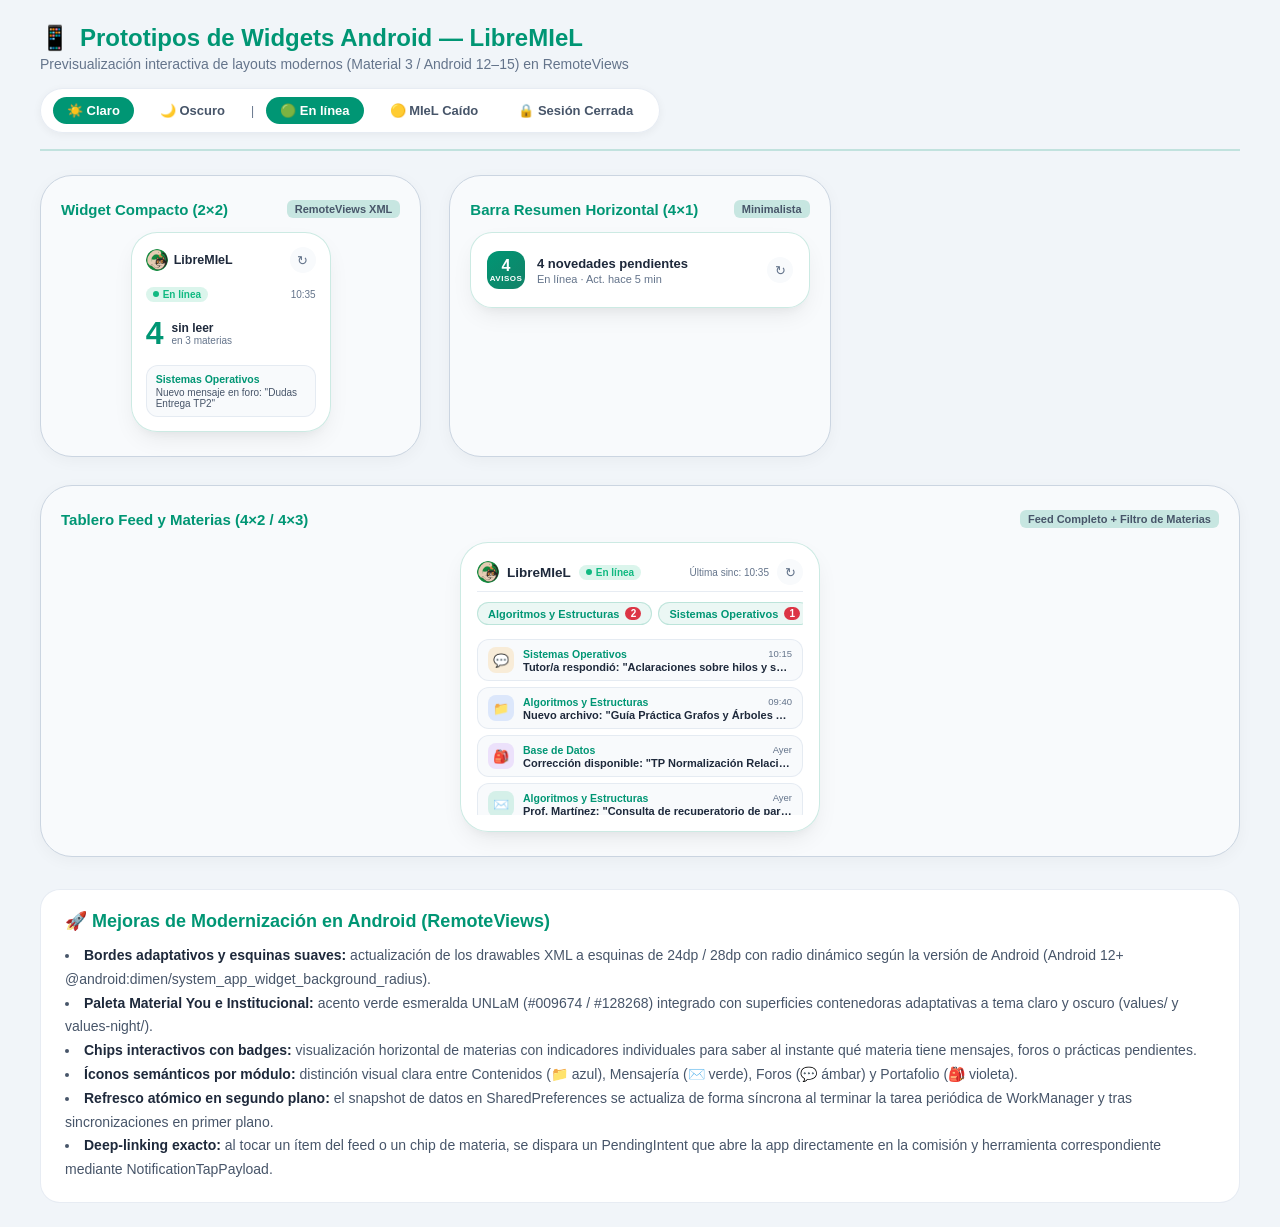
<file: docs/prototypes/android_widgets.html>
<!DOCTYPE html>
<html lang="es">
<head>
  <meta charset="UTF-8">
  <meta name="viewport" content="width=device-width, initial-scale=1.0">
  <title>Prototipos de Widgets Android — LibreMIeL</title>
  <style>
    :root {
      --font-family: -apple-system, BlinkMacSystemFont, "Segoe UI", Roboto, "Helvetica Neue", Arial, sans-serif;
      --miel-green: #009674;
      --miel-green-dark: #128268;
      --miel-green-light: #e6f6f2;
      --badge-red: #dc3545;
      --badge-red-bg: #fee2e2;
      --status-online: #10b981;
      --status-down: #f59e0b;
      --status-offline: #ef4444;

      /* Light Mode */
      --bg-canvas: #f1f5f9;
      --text-canvas: #0f172a;
      --card-bg: rgba(255, 255, 255, 0.95);
      --card-border: rgba(0, 150, 116, 0.2);
      --card-border-subtle: rgba(226, 232, 240, 0.8);
      --inner-card: #f8fafc;
      --inner-card-hover: #f1f5f9;
      --text-primary: #1e293b;
      --text-secondary: #475569;
      --text-muted: #64748b;
      --shadow-widget: 0 10px 25px -5px rgba(0, 0, 0, 0.08), 0 8px 10px -6px rgba(0, 0, 0, 0.04);
      --phone-bg: #f8fafc;
      --phone-border: #cbd5e1;
    }

    body.dark {
      --bg-canvas: #0b0f19;
      --text-canvas: #f8fafc;
      --card-bg: rgba(26, 38, 35, 0.95);
      --card-border: rgba(0, 150, 116, 0.35);
      --card-border-subtle: rgba(51, 65, 85, 0.6);
      --inner-card: #14201c;
      --inner-card-hover: #1c2e28;
      --text-primary: #f8fafc;
      --text-secondary: #cbd5e1;
      --text-muted: #94a3b8;
      --shadow-widget: 0 12px 30px -4px rgba(0, 0, 0, 0.45);
      --phone-bg: #0f172a;
      --phone-border: #334155;
    }

    * {
      box-sizing: border-box;
      margin: 0;
      padding: 0;
      font-family: var(--font-family);
    }

    body {
      background-color: var(--bg-canvas);
      color: var(--text-canvas);
      padding: 24px 16px;
      transition: background-color 0.25s ease, color 0.25s ease;
    }

    .container {
      max-width: 1200px;
      margin: 0 auto;
    }

    header {
      margin-bottom: 24px;
      display: flex;
      flex-wrap: wrap;
      justify-content: space-between;
      align-items: center;
      gap: 16px;
      border-bottom: 2px solid var(--card-border);
      padding-bottom: 16px;
    }

    .title-group h1 {
      font-size: 24px;
      font-weight: 800;
      color: var(--miel-green);
      display: flex;
      align-items: center;
      gap: 10px;
    }

    .title-group p {
      font-size: 14px;
      color: var(--text-muted);
      margin-top: 4px;
    }

    .controls-bar {
      display: flex;
      flex-wrap: wrap;
      align-items: center;
      gap: 12px;
      background: var(--card-bg);
      padding: 8px 12px;
      border-radius: 9999px;
      border: 1px solid var(--card-border-subtle);
      box-shadow: 0 2px 8px rgba(0,0,0,0.05);
    }

    .btn-toggle {
      border: none;
      background: none;
      padding: 6px 14px;
      border-radius: 9999px;
      font-size: 13px;
      font-weight: 600;
      cursor: pointer;
      color: var(--text-secondary);
      transition: all 0.2s ease;
    }

    .btn-toggle.active {
      background: var(--miel-green);
      color: white;
    }

    .grid-widgets {
      display: grid;
      grid-template-columns: repeat(auto-fit, minmax(360px, 1fr));
      gap: 28px;
      margin-top: 24px;
    }

    .widget-box {
      background: var(--phone-bg);
      border: 1px solid var(--phone-border);
      border-radius: 32px;
      padding: 24px 20px;
      display: flex;
      flex-direction: column;
      align-items: center;
      box-shadow: 0 4px 16px rgba(0,0,0,0.04);
    }

    .widget-label {
      width: 100%;
      margin-bottom: 14px;
      display: flex;
      justify-content: space-between;
      align-items: center;
    }

    .widget-label h3 {
      font-size: 15px;
      font-weight: 700;
      color: var(--miel-green);
    }

    .widget-spec-badge {
      font-size: 11px;
      font-weight: 600;
      padding: 3px 8px;
      border-radius: 6px;
      background: var(--card-border);
      color: var(--text-secondary);
    }

    /* --- WIDGET 1: COMPACTO (2x2) --- */
    .widget-compact {
      width: 200px;
      height: 200px;
      background: var(--card-bg);
      border: 1.5px solid var(--card-border);
      border-radius: 26px;
      padding: 14px;
      box-shadow: var(--shadow-widget);
      display: flex;
      flex-direction: column;
      justify-content: space-between;
      position: relative;
      overflow: hidden;
      cursor: pointer;
      user-select: none;
      transition: transform 0.15s ease, box-shadow 0.15s ease;
    }
    .widget-compact:hover {
      transform: translateY(-2px);
    }

    .widget-header-row {
      display: flex;
      justify-content: space-between;
      align-items: center;
    }

    .brand-pill {
      display: flex;
      align-items: center;
      gap: 6px;
    }

    .app-icon {
      width: 22px;
      height: 22px;
      background: url('../../branding/icons/png/64x64/libremiel-icon-circle.png') center / contain no-repeat;
      border-radius: 50%;
      display: inline-block;
      flex-shrink: 0;
    }

    .app-name {
      font-size: 12.5px;
      font-weight: 800;
      color: var(--text-primary);
    }

    .refresh-btn {
      width: 26px;
      height: 26px;
      border-radius: 50%;
      border: none;
      background: var(--inner-card);
      color: var(--text-muted);
      display: flex;
      align-items: center;
      justify-content: center;
      cursor: pointer;
      transition: all 0.2s ease;
    }
    .refresh-btn:hover {
      color: var(--miel-green);
      transform: rotate(90deg);
    }

    .status-bar-row {
      display: flex;
      justify-content: space-between;
      align-items: center;
      margin-top: 2px;
    }

    .status-pill {
      font-size: 10px;
      font-weight: 700;
      padding: 2px 7px;
      border-radius: 9999px;
      display: inline-flex;
      align-items: center;
      gap: 4px;
    }

    .status-online {
      background: rgba(16, 185, 129, 0.15);
      color: var(--status-online);
    }

    .status-down {
      background: rgba(245, 158, 11, 0.15);
      color: var(--status-down);
    }

    .status-dot {
      width: 6px;
      height: 6px;
      border-radius: 50%;
      background: currentColor;
    }

    .sync-time {
      font-size: 10px;
      color: var(--text-muted);
    }

    .count-display-row {
      display: flex;
      align-items: center;
      gap: 8px;
      margin: 4px 0;
    }

    .huge-count {
      font-size: 32px;
      font-weight: 900;
      line-height: 1;
      color: var(--miel-green);
    }

    .count-labels {
      display: flex;
      flex-direction: column;
    }

    .count-title {
      font-size: 12px;
      font-weight: 800;
      color: var(--text-primary);
    }

    .count-sub {
      font-size: 10px;
      color: var(--text-muted);
    }

    .card-notice {
      background: var(--inner-card);
      border: 1px solid var(--card-border-subtle);
      border-radius: 12px;
      padding: 7px 9px;
    }

    .card-notice .subject {
      font-size: 10.5px;
      font-weight: 700;
      color: var(--miel-green);
      white-space: nowrap;
      overflow: hidden;
      text-overflow: ellipsis;
    }

    .card-notice .headline {
      font-size: 10px;
      color: var(--text-secondary);
      margin-top: 2px;
      display: -webkit-box;
      -webkit-line-clamp: 2;
      -webkit-box-orient: vertical;
      overflow: hidden;
    }

    /* --- WIDGET 2: BARRA HORIZONTAL (4x1) --- */
    .widget-strip {
      width: 340px;
      height: 76px;
      background: var(--card-bg);
      border: 1.5px solid var(--card-border);
      border-radius: 22px;
      padding: 12px 16px;
      box-shadow: var(--shadow-widget);
      display: flex;
      align-items: center;
      gap: 12px;
      cursor: pointer;
      user-select: none;
      transition: transform 0.15s ease;
    }
    .widget-strip:hover {
      transform: translateY(-2px);
    }

    .strip-badge-circle {
      min-width: 38px;
      height: 38px;
      background: linear-gradient(135deg, #009674, #128268);
      border-radius: 12px;
      display: flex;
      flex-direction: column;
      align-items: center;
      justify-content: center;
      color: white;
    }
    .strip-badge-num {
      font-size: 16px;
      font-weight: 900;
      line-height: 1;
    }
    .strip-badge-lbl {
      font-size: 8px;
      font-weight: 700;
      text-transform: uppercase;
      letter-spacing: 0.5px;
    }

    .strip-info {
      flex: 1;
      min-width: 0;
    }

    .strip-title-row {
      display: flex;
      align-items: center;
      gap: 6px;
    }

    .strip-main-text {
      font-size: 13px;
      font-weight: 800;
      color: var(--text-primary);
      white-space: nowrap;
      overflow: hidden;
      text-overflow: ellipsis;
    }

    .strip-sub-text {
      font-size: 11px;
      color: var(--text-muted);
      margin-top: 2px;
    }

    /* --- WIDGET 3: FEED & MATERIAS (4x2 / 4x3) --- */
    .widget-feed {
      width: 360px;
      height: 290px;
      background: var(--card-bg);
      border: 1.5px solid var(--card-border);
      border-radius: 28px;
      padding: 16px;
      box-shadow: var(--shadow-widget);
      display: flex;
      flex-direction: column;
      gap: 10px;
      cursor: pointer;
      user-select: none;
      transition: transform 0.15s ease;
    }
    .widget-feed:hover {
      transform: translateY(-2px);
    }

    .feed-header {
      display: flex;
      justify-content: space-between;
      align-items: center;
      padding-bottom: 6px;
      border-bottom: 1px solid var(--card-border-subtle);
    }

    .feed-header-left {
      display: flex;
      align-items: center;
      gap: 8px;
    }

    .feed-header-title {
      font-size: 13.5px;
      font-weight: 800;
      color: var(--text-primary);
    }

    .feed-chips-scroll {
      display: flex;
      gap: 6px;
      overflow-x: auto;
      padding-bottom: 4px;
      scrollbar-width: none;
    }
    .feed-chips-scroll::-webkit-scrollbar {
      display: none;
    }

    .subject-chip {
      background: var(--inner-card);
      border: 1px solid var(--card-border-subtle);
      border-radius: 9999px;
      padding: 4px 10px;
      font-size: 11px;
      font-weight: 700;
      color: var(--text-secondary);
      display: flex;
      align-items: center;
      gap: 6px;
      white-space: nowrap;
      flex-shrink: 0;
      transition: all 0.15s ease;
    }
    .subject-chip:hover {
      border-color: var(--miel-green);
      background: var(--inner-card-hover);
    }
    .subject-chip.has-badge {
      border-color: var(--card-border);
      background: rgba(0, 150, 116, 0.08);
      color: var(--miel-green);
    }

    .chip-badge {
      background: var(--badge-red);
      color: white;
      font-size: 10px;
      font-weight: 800;
      border-radius: 9999px;
      padding: 1px 5px;
      min-width: 16px;
      text-align: center;
    }

    .feed-items-list {
      display: flex;
      flex-direction: column;
      gap: 6px;
      flex: 1;
      overflow-y: auto;
      scrollbar-width: thin;
    }

    .feed-item {
      background: var(--inner-card);
      border: 1px solid var(--card-border-subtle);
      border-radius: 12px;
      padding: 7px 10px;
      display: flex;
      align-items: center;
      gap: 9px;
      transition: background 0.15s ease, border-color 0.15s ease;
    }
    .feed-item:hover {
      background: var(--inner-card-hover);
      border-color: var(--card-border);
    }

    .feed-item-icon {
      width: 26px;
      height: 26px;
      border-radius: 8px;
      display: flex;
      align-items: center;
      justify-content: center;
      font-size: 13px;
      flex-shrink: 0;
    }
    .feed-icon-contenidos { background: rgba(59, 130, 246, 0.15); color: #3b82f6; }
    .feed-icon-mensajeria { background: rgba(16, 185, 129, 0.15); color: #10b981; }
    .feed-icon-foros      { background: rgba(245, 158, 11, 0.15); color: #f59e0b; }
    .feed-icon-portafolio { background: rgba(168, 85, 247, 0.15); color: #a855f7; }

    .feed-item-content {
      flex: 1;
      min-width: 0;
    }

    .feed-item-top {
      display: flex;
      justify-content: space-between;
      align-items: center;
    }

    .feed-item-subject {
      font-size: 10.5px;
      font-weight: 700;
      color: var(--miel-green);
      white-space: nowrap;
      overflow: hidden;
      text-overflow: ellipsis;
    }

    .feed-item-time {
      font-size: 9.5px;
      color: var(--text-muted);
      white-space: nowrap;
      margin-left: 6px;
    }

    .feed-item-title {
      font-size: 11px;
      font-weight: 600;
      color: var(--text-primary);
      white-space: nowrap;
      overflow: hidden;
      text-overflow: ellipsis;
      margin-top: 1px;
    }

    /* Signed Out State (Overlay) */
    .signed-out-view {
      display: none;
      flex-direction: column;
      align-items: center;
      justify-content: center;
      height: 100%;
      text-align: center;
      padding: 16px;
    }
    .signed-out-view.active {
      display: flex;
    }
    .auth-view.hidden {
      display: none !important;
    }

    .btn-login-widget {
      background: var(--miel-green);
      color: white;
      border: none;
      padding: 8px 16px;
      border-radius: 9999px;
      font-size: 11.5px;
      font-weight: 700;
      margin-top: 10px;
      cursor: pointer;
    }

    .features-list {
      margin-top: 32px;
      background: var(--card-bg);
      border: 1px solid var(--card-border-subtle);
      border-radius: 20px;
      padding: 20px 24px;
    }

    .features-list h2 {
      font-size: 18px;
      color: var(--miel-green);
      margin-bottom: 12px;
      font-weight: 800;
    }

    .features-list ul {
      list-style-position: inside;
      color: var(--text-secondary);
      font-size: 14px;
      line-height: 1.7;
    }

    .features-list li strong {
      color: var(--text-primary);
    }
  </style>
</head>
<body>
  <div class="container">
    <header>
      <div class="title-group">
        <h1>
          <span>📱</span> Prototipos de Widgets Android — LibreMIeL
        </h1>
        <p>Previsualización interactiva de layouts modernos (Material 3 / Android 12–15) en RemoteViews</p>
      </div>
      <div class="controls-bar">
        <button class="btn-toggle active" id="btnThemeLight" onclick="setTheme('light')">☀️ Claro</button>
        <button class="btn-toggle" id="btnThemeDark" onclick="setTheme('dark')">🌙 Oscuro</button>
        <span style="color: var(--text-muted); font-size: 12px;">|</span>
        <button class="btn-toggle active" id="btnStateOnline" onclick="setServerState('online')">🟢 En línea</button>
        <button class="btn-toggle" id="btnStateDown" onclick="setServerState('down')">🟡 MIeL Caído</button>
        <button class="btn-toggle" id="btnStateSignedOut" onclick="setServerState('signed_out')">🔒 Sesión Cerrada</button>
      </div>
    </header>

    <div class="grid-widgets">
      <!-- 1. COMPACTO 2x2 -->
      <div class="widget-box">
        <div class="widget-label">
          <h3>Widget Compacto (2×2)</h3>
          <span class="widget-spec-badge">RemoteViews XML</span>
        </div>
        <div class="widget-compact" title="Tocar abre LibreMIeL en Novedades">
          <!-- Auth View -->
          <div class="auth-view" style="display: flex; flex-direction: column; height: 100%; justify-content: space-between;">
            <div class="widget-header-row">
              <div class="brand-pill">
                <div class="app-icon"></div>
                <span class="app-name">LibreMIeL</span>
              </div>
              <button class="refresh-btn" title="Sincronizar ahora" onclick="event.stopPropagation(); triggerSync();">↻</button>
            </div>

            <div class="status-bar-row">
              <span class="status-pill status-online" id="compactStatusPill">
                <span class="status-dot"></span>
                <span id="compactStatusText">En línea</span>
              </span>
              <span class="sync-time">10:35</span>
            </div>

            <div class="count-display-row">
              <div class="huge-count" id="compactUnreadCount">4</div>
              <div class="count-labels">
                <span class="count-title">sin leer</span>
                <span class="count-sub">en 3 materias</span>
              </div>
            </div>

            <div class="card-notice">
              <div class="subject">Sistemas Operativos</div>
              <div class="headline">Nuevo mensaje en foro: "Dudas Entrega TP2"</div>
            </div>
          </div>

          <!-- Signed Out View -->
          <div class="signed-out-view">
            <div class="app-icon" style="width: 32px; height: 32px; margin-bottom: 8px;"></div>
            <strong style="font-size: 12px; color: var(--text-primary);">Sesión cerrada</strong>
            <span style="font-size: 10px; color: var(--text-muted); margin-top: 2px;">Iniciá sesión para ver tus materias</span>
            <button class="btn-login-widget">Ingresar</button>
          </div>
        </div>
      </div>

      <!-- 2. BARRA RESUMEN 4x1 -->
      <div class="widget-box">
        <div class="widget-label">
          <h3>Barra Resumen Horizontal (4×1)</h3>
          <span class="widget-spec-badge">Minimalista</span>
        </div>
        <div class="widget-strip" title="Tocar abre LibreMIeL">
          <!-- Auth View -->
          <div class="auth-view" style="display: flex; align-items: center; width: 100%; gap: 12px;">
            <div class="strip-badge-circle">
              <span class="strip-badge-num" id="stripBadgeCount">4</span>
              <span class="strip-badge-lbl">AVISOS</span>
            </div>
            <div class="strip-info">
              <div class="strip-title-row">
                <span class="strip-main-text">4 novedades pendientes</span>
              </div>
              <div class="strip-sub-text">
                <span id="stripStatusText">En línea</span> · Act. hace 5 min
              </div>
            </div>
            <button class="refresh-btn" title="Sincronizar ahora" onclick="event.stopPropagation(); triggerSync();">↻</button>
          </div>

          <!-- Signed Out View -->
          <div class="signed-out-view" style="flex-direction: row; gap: 10px;">
            <div class="app-icon" style="width: 28px; height: 28px;"></div>
            <div style="flex: 1; text-align: left;">
              <strong style="font-size: 12px; color: var(--text-primary); display: block;">Sesión no iniciada</strong>
              <span style="font-size: 10px; color: var(--text-muted);">Tocá para iniciar sesión</span>
            </div>
          </div>
        </div>
      </div>

      <!-- 3. FEED Y MATERIAS 4x2 / 4x3 -->
      <div class="widget-box" style="grid-column: 1 / -1;">
        <div class="widget-label">
          <h3>Tablero Feed y Materias (4×2 / 4×3)</h3>
          <span class="widget-spec-badge">Feed Completo + Filtro de Materias</span>
        </div>
        <div class="widget-feed" title="Tocar abre LibreMIeL">
          <!-- Auth View -->
          <div class="auth-view" style="display: flex; flex-direction: column; height: 100%; gap: 10px;">
            <div class="feed-header">
              <div class="feed-header-left">
                <div class="app-icon"></div>
                <span class="feed-header-title">LibreMIeL</span>
                <span class="status-pill status-online" id="feedStatusPill">
                  <span class="status-dot"></span>
                  <span id="feedStatusText">En línea</span>
                </span>
              </div>
              <div style="display: flex; align-items: center; gap: 8px;">
                <span class="sync-time">Última sinc: 10:35</span>
                <button class="refresh-btn" title="Sincronizar ahora" onclick="event.stopPropagation(); triggerSync();">↻</button>
              </div>
            </div>

            <!-- Chips de Materias con badges -->
            <div class="feed-chips-scroll">
              <div class="subject-chip has-badge">
                <span>Algoritmos y Estructuras</span>
                <span class="chip-badge">2</span>
              </div>
              <div class="subject-chip has-badge">
                <span>Sistemas Operativos</span>
                <span class="chip-badge">1</span>
              </div>
              <div class="subject-chip has-badge">
                <span>Base de Datos</span>
                <span class="chip-badge">1</span>
              </div>
              <div class="subject-chip">
                <span>Ingeniería de Software</span>
              </div>
              <div class="subject-chip">
                <span>Redes de Datos</span>
              </div>
            </div>

            <!-- Lista de Novedades Recientes -->
            <div class="feed-items-list">
              <div class="feed-item">
                <div class="feed-item-icon feed-icon-foros">💬</div>
                <div class="feed-item-content">
                  <div class="feed-item-top">
                    <span class="feed-item-subject">Sistemas Operativos</span>
                    <span class="feed-item-time">10:15</span>
                  </div>
                  <div class="feed-item-title">Tutor/a respondió: "Aclaraciones sobre hilos y semáforos"</div>
                </div>
              </div>

              <div class="feed-item">
                <div class="feed-item-icon feed-icon-contenidos">📁</div>
                <div class="feed-item-content">
                  <div class="feed-item-top">
                    <span class="feed-item-subject">Algoritmos y Estructuras</span>
                    <span class="feed-item-time">09:40</span>
                  </div>
                  <div class="feed-item-title">Nuevo archivo: "Guía Práctica Grafos y Árboles AVL.pdf"</div>
                </div>
              </div>

              <div class="feed-item">
                <div class="feed-item-icon feed-icon-portafolio">🎒</div>
                <div class="feed-item-content">
                  <div class="feed-item-top">
                    <span class="feed-item-subject">Base de Datos</span>
                    <span class="feed-item-time">Ayer</span>
                  </div>
                  <div class="feed-item-title">Corrección disponible: "TP Normalización Relacional"</div>
                </div>
              </div>

              <div class="feed-item">
                <div class="feed-item-icon feed-icon-mensajeria">✉️</div>
                <div class="feed-item-content">
                  <div class="feed-item-top">
                    <span class="feed-item-subject">Algoritmos y Estructuras</span>
                    <span class="feed-item-time">Ayer</span>
                  </div>
                  <div class="feed-item-title">Prof. Martínez: "Consulta de recuperatorio de parcial"</div>
                </div>
              </div>
            </div>
          </div>

          <!-- Signed Out View -->
          <div class="signed-out-view">
            <div class="app-icon" style="width: 40px; height: 40px; margin-bottom: 8px;"></div>
            <strong style="font-size: 14px; color: var(--text-primary);">Sesión cerrada en LibreMIeL</strong>
            <span style="font-size: 12px; color: var(--text-muted); margin-top: 4px;">Iniciá sesión en la app para consultar materias y novedades en tu pantalla de inicio</span>
            <button class="btn-login-widget" style="padding: 10px 22px; font-size: 13px;">Iniciar sesión en LibreMIeL</button>
          </div>
        </div>
      </div>
    </div>

    <!-- Explicación técnica de la modernización -->
    <div class="features-list">
      <h2>🚀 Mejoras de Modernización en Android (RemoteViews)</h2>
      <ul>
        <li><strong>Bordes adaptativos y esquinas suaves:</strong> actualización de los drawables XML a esquinas de <code>24dp</code> / <code>28dp</code> con radio dinámico según la versión de Android (Android 12+ <code>@android:dimen/system_app_widget_background_radius</code>).</li>
        <li><strong>Paleta Material You e Institucional:</strong> acento verde esmeralda UNLaM (<code>#009674</code> / <code>#128268</code>) integrado con superficies contenedoras adaptativas a tema claro y oscuro (<code>values/</code> y <code>values-night/</code>).</li>
        <li><strong>Chips interactivos con badges:</strong> visualización horizontal de materias con indicadores individuales para saber al instante qué materia tiene mensajes, foros o prácticas pendientes.</li>
        <li><strong>Íconos semánticos por módulo:</strong> distinción visual clara entre Contenidos (📁 azul), Mensajería (✉️ verde), Foros (💬 ámbar) y Portafolio (🎒 violeta).</li>
        <li><strong>Refresco atómico en segundo plano:</strong> el snapshot de datos en <code>SharedPreferences</code> se actualiza de forma síncrona al terminar la tarea periódica de <code>WorkManager</code> y tras sincronizaciones en primer plano.</li>
        <li><strong>Deep-linking exacto:</strong> al tocar un ítem del feed o un chip de materia, se dispara un <code>PendingIntent</code> que abre la app directamente en la comisión y herramienta correspondiente mediante <code>NotificationTapPayload</code>.</li>
      </ul>
    </div>
  </div>

  <script>
    function setTheme(mode) {
      document.body.classList.toggle('dark', mode === 'dark');
      document.getElementById('btnThemeLight').classList.toggle('active', mode === 'light');
      document.getElementById('btnThemeDark').classList.toggle('active', mode === 'dark');
    }

    function setServerState(state) {
      const isSignedOut = state === 'signed_out';
      const isDown = state === 'down';

      document.getElementById('btnStateOnline').classList.toggle('active', state === 'online');
      document.getElementById('btnStateDown').classList.toggle('active', isDown);
      document.getElementById('btnStateSignedOut').classList.toggle('active', isSignedOut);

      document.querySelectorAll('.auth-view').forEach(el => el.classList.toggle('hidden', isSignedOut));
      document.querySelectorAll('.signed-out-view').forEach(el => el.classList.toggle('active', isSignedOut));

      const pills = [
        document.getElementById('compactStatusPill'),
        document.getElementById('feedStatusPill')
      ];

      pills.forEach(pill => {
        if (!pill) return;
        pill.className = 'status-pill ' + (isDown ? 'status-down' : 'status-online');
      });

      const statusTexts = [
        document.getElementById('compactStatusText'),
        document.getElementById('stripStatusText'),
        document.getElementById('feedStatusText')
      ];

      statusTexts.forEach(txt => {
        if (!txt) return;
        txt.textContent = isDown ? 'MIeL Caído' : 'En línea';
      });
    }

    function triggerSync() {
      const refreshBtns = document.querySelectorAll('.refresh-btn');
      refreshBtns.forEach(btn => {
        btn.style.transform = 'rotate(360deg)';
        btn.style.transition = 'transform 0.6s ease';
      });
      setTimeout(() => {
        refreshBtns.forEach(btn => {
          btn.style.transform = '';
          btn.style.transition = 'none';
        });
      }, 600);
    }
  </script>
</body>
</html>
</file>
<file: packaging/web/styles.css>
/* ==========================================================================
   LibreMIeL — Estilos de Landing Page y Centro de Descargas (GitHub Pages)
   Paleta oficial inspirada en MIeL UNLaM (#009674 / #128268)
   ========================================================================== */

@property --fade-start {
  syntax: "<length>";
  inherits: false;
  initial-value: 0px;
}

@property --fade-end {
  syntax: "<length>";
  inherits: false;
  initial-value: 0px;
}

:root {
  /* Tokens base en modo claro y oscuro */
  --primary-light: #009674;
  --primary-dark: #25b894;
  --primary-hover-light: #007d60;
  --primary-hover-dark: #1e9e7e;
  --primary-surface-light: #e6f6f2;
  --primary-surface-dark: #152e26;

  --bg-page-light: #f8fbf9;
  --bg-page-dark: #101413;
  --bg-alt-light: #eff6f3;
  --bg-alt-dark: #161c1a;
  --bg-surface-light: #ffffff;
  --bg-surface-dark: #1d2422;
  --bg-elevated-light: #f2f6f4;
  --bg-elevated-dark: #252e2b;

  --text-primary-light: #13201c;
  --text-primary-dark: #eef5f2;
  --text-secondary-light: #445650;
  --text-secondary-dark: #b6c7c1;
  --text-muted-light: #63756f;
  --text-muted-dark: #889b94;

  --border-light: #d7e3df;
  --border-dark: #2d3935;
  --border-strong-light: #b6ccc5;
  --border-strong-dark: #3f514b;

  --badge-red-light: #f44336;
  --badge-red-dark: #ea4a3e;

  --scrollbar-thumb-light: #6c857d;
  --scrollbar-thumb-dark: #637d75;
  --scrollbar-track-light: #eaf1ee;
  --scrollbar-track-dark: #18201e;

  /* Valores por defecto (fallback para navegadores sin light-dark()) */
  --color-primary: var(--primary-light);
  --color-primary-hover: var(--primary-hover-light);
  --color-primary-surface: var(--primary-surface-light);
  --color-bg-page: var(--bg-page-light);
  --color-bg-alt: var(--bg-alt-light);
  --color-surface: var(--bg-surface-light);
  --color-elevated: var(--bg-elevated-light);
  --color-text: var(--text-primary-light);
  --color-text-secondary: var(--text-secondary-light);
  --color-text-muted: var(--text-muted-light);
  --color-border: var(--border-light);
  --color-border-strong: var(--border-strong-light);
  --color-badge-red: var(--badge-red-light);
  --color-scrollbar-thumb: var(--scrollbar-thumb-light);
  --color-scrollbar-track: var(--scrollbar-track-light);

  @media (prefers-color-scheme: dark) {
    --color-primary: var(--primary-dark);
    --color-primary-hover: var(--primary-hover-dark);
    --color-primary-surface: var(--primary-surface-dark);
    --color-bg-page: var(--bg-page-dark);
    --color-bg-alt: var(--bg-alt-dark);
    --color-surface: var(--bg-surface-dark);
    --color-elevated: var(--bg-elevated-dark);
    --color-text: var(--text-primary-dark);
    --color-text-secondary: var(--text-secondary-dark);
    --color-text-muted: var(--text-muted-dark);
    --color-border: var(--border-dark);
    --color-border-strong: var(--border-strong-dark);
    --color-badge-red: var(--badge-red-dark);
    --color-scrollbar-thumb: var(--scrollbar-thumb-dark);
    --color-scrollbar-track: var(--scrollbar-track-dark);
  }

  @supports (color: light-dark(white, black)) {
    --color-primary: light-dark(var(--primary-light), var(--primary-dark));
    --color-primary-hover: light-dark(var(--primary-hover-light), var(--primary-hover-dark));
    --color-primary-surface: light-dark(var(--primary-surface-light), var(--primary-surface-dark));
    --color-bg-page: light-dark(var(--bg-page-light), var(--bg-page-dark));
    --color-bg-alt: light-dark(var(--bg-alt-light), var(--bg-alt-dark));
    --color-surface: light-dark(var(--bg-surface-light), var(--bg-surface-dark));
    --color-elevated: light-dark(var(--bg-elevated-light), var(--bg-elevated-dark));
    --color-text: light-dark(var(--text-primary-light), var(--text-primary-dark));
    --color-text-secondary: light-dark(var(--text-secondary-light), var(--text-secondary-dark));
    --color-text-muted: light-dark(var(--text-muted-light), var(--text-muted-dark));
    --color-border: light-dark(var(--border-light), var(--border-dark));
    --color-border-strong: light-dark(var(--border-strong-light), var(--border-strong-dark));
    --color-badge-red: light-dark(var(--badge-red-light), var(--badge-red-dark));
    --color-scrollbar-thumb: light-dark(var(--scrollbar-thumb-light), var(--scrollbar-thumb-dark));
    --color-scrollbar-track: light-dark(var(--scrollbar-track-light), var(--scrollbar-track-dark));
  }

  /* Esquema de color nativo con soporte de override desde <meta name="color-scheme"> */
  color-scheme: light dark;
  accent-color: var(--color-primary);
  scrollbar-color: var(--color-scrollbar-thumb) var(--color-scrollbar-track);

  &:has(> head > meta[name="color-scheme"][content="dark"]) {
    color-scheme: dark;
  }

  &:has(> head > meta[name="color-scheme"][content="light"]) {
    color-scheme: light;
  }

  --radius-sm: 6px;
  --radius-md: 12px;
  --radius-lg: 18px;
  --font-sans: system-ui, -apple-system, BlinkMacSystemFont, "Segoe UI", Roboto, Oxygen, Ubuntu, Cantarell, sans-serif;
  --font-mono: ui-monospace, SFMono-Regular, "SF Mono", Menlo, Consolas, "Liberation Mono", monospace;
}

/* Iconos del botón de cambio de tema */
.icon-moon {
  display: inline-block;
}
.icon-sun {
  display: none;
}

@media (prefers-color-scheme: dark) {
  :root:not(:has(> head > meta[name="color-scheme"][content="light"])) {
    .icon-moon {
      display: none;
    }
    .icon-sun {
      display: inline-block;
    }
  }
}

:root:has(> head > meta[name="color-scheme"][content="dark"]) {
  .icon-moon {
    display: none;
  }
  .icon-sun {
    display: inline-block;
  }
}

/* Reset y tipografía base */
*,
*::before,
*::after {
  box-sizing: border-box;
}

html {
  scroll-behavior: smooth;
  font-family: var(--font-sans);
  line-height: 1.55;
  color: var(--color-text);
  background-color: var(--color-bg-page);
}

@media (prefers-reduced-motion: reduce) {
  html {
    scroll-behavior: auto;
  }
}

body {
  margin: 0;
  min-block-size: 100dvh;
  display: flex;
  flex-direction: column;
}

main {
  flex: 1;
}

a {
  color: var(--color-primary);
  text-decoration: none;
}

a:hover {
  text-decoration: underline;
}

code {
  font-family: var(--font-mono);
  font-size: 0.88em;
  background-color: var(--color-elevated);
  padding: 0.15em 0.4em;
  border-radius: 4px;
  border: 1px solid var(--color-border);
}

.visually-hidden {
  position: absolute;
  inline-size: 1px;
  block-size: 1px;
  padding: 0;
  margin: -1px;
  overflow: hidden;
  clip: rect(0, 0, 0, 0);
  white-space: nowrap;
  border: 0;
}

.skip-link {
  position: absolute;
  inset-block-start: -100px;
  inset-inline-start: 1rem;
  background: var(--color-primary);
  color: #ffffff;
  padding: 0.6rem 1rem;
  border-radius: var(--radius-sm);
  z-index: 1000;
  font-weight: 600;
}

.skip-link:focus {
  inset-block-start: 0.75rem;
}

.container {
  inline-size: min(1160px, 100% - 2.5rem);
  margin-inline: auto;
}

/* ==========================================================================
   Barra Superior (Header)
   ========================================================================== */
.site-header {
  position: sticky;
  inset-block-start: 0;
  z-index: 50;
  background-color: var(--color-surface);
  border-block-end: 1px solid var(--color-border);
  backdrop-filter: blur(10px);
}

.header-inner {
  display: flex;
  align-items: center;
  justify-content: space-between;
  gap: 1rem;
  min-block-size: 4.25rem;
  flex-wrap: wrap;
  padding-block: 0.5rem;
}

.brand-mark {
  display: inline-flex;
  align-items: center;
  gap: 0.65rem;
  color: var(--color-text);
  font-weight: 800;
  font-size: 1.25rem;
  letter-spacing: -0.02em;
  text-decoration: none;
}

.brand-mark:hover {
  text-decoration: none;
}

.brand-logo {
  border-radius: 9px;
  display: block;
}

.brand-highlight {
  color: var(--color-primary);
}

.version-pill {
  font-size: 0.75rem;
  font-weight: 700;
  font-family: var(--font-mono);
  background-color: var(--color-primary-surface);
  color: var(--color-primary);
  padding: 0.15rem 0.55rem;
  border-radius: 999px;
  border: 1px solid var(--color-border-strong);
}

.site-nav {
  display: flex;
  align-items: center;
  gap: 1.35rem;
  flex-wrap: wrap;
}

.site-nav a {
  color: var(--color-text-secondary);
  font-weight: 500;
  font-size: 0.95rem;
  text-decoration: none;
}

.site-nav a:hover {
  color: var(--color-primary);
}

.header-actions {
  display: flex;
  align-items: center;
  gap: 0.6rem;
}

.theme-toggle {
  display: inline-flex;
  align-items: center;
  justify-content: center;
  inline-size: 2.35rem;
  block-size: 2.35rem;
  border-radius: var(--radius-sm);
  border: 1px solid var(--color-border);
  background-color: var(--color-elevated);
  color: var(--color-text);
  cursor: pointer;
}

.theme-toggle:hover {
  border-color: var(--color-primary);
  color: var(--color-primary);
}

/* ==========================================================================
   Botones
   ========================================================================== */
.btn {
  display: inline-flex;
  align-items: center;
  justify-content: center;
  gap: 0.55rem;
  font-weight: 600;
  font-size: 0.95rem;
  padding: 0.65rem 1.2rem;
  border-radius: var(--radius-sm);
  border: 1px solid transparent;
  cursor: pointer;
  text-decoration: none;
  transition: background-color 0.15s ease, border-color 0.15s ease, transform 0.1s ease;
  white-space: nowrap;
}

.btn:hover {
  text-decoration: none;
}

.btn:active {
  transform: translateY(1px);
}

.btn-primary {
  background-color: #009674;
  color: #ffffff;
}

.btn-primary:hover {
  background-color: #007d60;
}

.btn-secondary {
  background-color: var(--color-elevated);
  color: var(--color-text);
  border-color: var(--color-border-strong);
}

.btn-secondary:hover {
  border-color: var(--color-primary);
  color: var(--color-primary);
}

.btn-outline {
  background-color: transparent;
  color: var(--color-text-secondary);
  border-color: var(--color-border);
}

.btn-outline:hover {
  border-color: var(--color-primary);
  color: var(--color-primary);
  background-color: var(--color-primary-surface);
}

.btn-lg {
  font-size: 1.05rem;
  padding: 0.85rem 1.5rem;
  border-radius: 8px;
}

.btn-sm {
  font-size: 0.86rem;
  padding: 0.45rem 0.85rem;
}

.asset-size {
  font-size: 0.78em;
  opacity: 0.88;
  font-weight: 500;
}

/* ==========================================================================
   Hero Section y Maqueta de Interfaz
   ========================================================================== */
.hero-section {
  padding-block: 3.5rem 4rem;
  border-block-end: 1px solid var(--color-border);
}

.hero-grid {
  display: grid;
  grid-template-columns: 1fr 1fr;
  gap: 2.75rem;
  align-items: center;
}

@media (max-width: 960px) {
  .hero-grid {
    grid-template-columns: 1fr;
    gap: 2rem;
  }
}

.hero-badges {
  display: flex;
  flex-wrap: wrap;
  gap: 0.5rem;
  margin-block-end: 1rem;
}

.badge-chip {
  font-size: 0.8rem;
  font-weight: 600;
  padding: 0.25rem 0.7rem;
  border-radius: 999px;
  border: 1px solid var(--color-border);
}

.badge-emerald {
  background-color: var(--color-primary-surface);
  color: var(--color-primary);
  border-color: var(--color-border-strong);
}

.badge-neutral {
  background-color: var(--color-elevated);
  color: var(--color-text-secondary);
}

.hero-title {
  font-size: clamp(2rem, 3.6vw, 2.95rem);
  line-height: 1.15;
  letter-spacing: -0.025em;
  margin: 0 0 1.1rem;
}

.text-emerald {
  color: var(--color-primary);
}

.hero-subtitle {
  font-size: 1.1rem;
  color: var(--color-text-secondary);
  margin: 0 0 1.6rem;
  max-inline-size: 62ch;
}

.hero-cta-group {
  display: flex;
  flex-wrap: wrap;
  gap: 0.85rem;
  margin-block-end: 0.9rem;
}

.hero-os-hint {
  font-size: 0.9rem;
  color: var(--color-text-muted);
  margin: 0 0 1.4rem;
}

.community-notice {
  font-size: 0.86rem;
  color: var(--color-text-secondary);
  background-color: var(--color-elevated);
  border-inline-start: 4px solid var(--color-primary);
  padding: 0.75rem 1rem;
  border-radius: 0 var(--radius-sm) var(--radius-sm) 0;
}

/* ==========================================================================
   Vista Previa Real de la Aplicación en el Hero
   ========================================================================== */
.hero-preview {
  display: flex;
  justify-content: center;
  align-items: center;
  position: relative;
}

.hero-image-wrapper {
  position: relative;
  inline-size: 100%;
  max-inline-size: 660px;
  transition: transform 0.3s cubic-bezier(0.16, 1, 0.3, 1);
}

.hero-image-wrapper:hover {
  transform: translateY(-4px);
}

.hero-app-image {
  display: block;
  inline-size: 100%;
  block-size: auto;
  border-radius: var(--radius-md);
  /* Sombra elegante y difusa que complementa el marco nativo de la ventana */
  filter: drop-shadow(0 20px 42px rgb(0 0 0 / 0.26));
}

/* ==========================================================================
   Secciones Generales y Grilla de Funcionalidades
   ========================================================================== */
.section {
  padding-block: 4rem;
}

.section-alt {
  background-color: var(--color-bg-alt);
  border-block: 1px solid var(--color-border);
}

.section-header {
  text-align: center;
  max-inline-size: 700px;
  margin-inline: auto;
  margin-block-end: 2.75rem;
}

.section-eyebrow {
  display: inline-block;
  font-size: 0.82rem;
  font-weight: 700;
  text-transform: uppercase;
  letter-spacing: 0.06em;
  color: var(--color-primary);
  margin-block-end: 0.45rem;
}

.section-title {
  font-size: clamp(1.65rem, 2.8vw, 2.25rem);
  line-height: 1.2;
  margin: 0 0 0.75rem;
}

.section-description {
  color: var(--color-text-secondary);
  margin: 0;
  font-size: 1.02rem;
}

.features-grid {
  display: grid;
  grid-template-columns: repeat(auto-fit, minmax(250px, 1fr));
  gap: 1.35rem;
}

.feature-card {
  container-type: inline-size;
  background-color: var(--color-surface);
  border: 1px solid var(--color-border);
  border-radius: var(--radius-md);
  padding: 1.5rem;
  display: flex;
  flex-direction: column;
  gap: 0.55rem;
}

.feature-card-upcoming {
  border-style: dashed;
  border-color: var(--color-border-strong);
}

.feature-icon {
  display: inline-flex;
  align-items: center;
  justify-content: center;
  inline-size: 2.5rem;
  block-size: 2.5rem;
  border-radius: var(--radius-sm);
  background-color: var(--color-primary-surface);
  color: var(--color-primary);
  border: 1px solid var(--color-border-strong);
  margin-block-end: 0.35rem;
  flex-shrink: 0;
}

.feature-icon svg {
  inline-size: 1.35rem;
  block-size: 1.35rem;
}

.feature-card h3 {
  margin: 0;
  font-size: 1.15rem;
}

.feature-card p {
  margin: 0;
  color: var(--color-text-secondary);
  font-size: 0.94rem;
}

/* ==========================================================================
   Pestañas de Descarga por Sistema Operativo (Accessible Tabs)
   ========================================================================== */
.downloads-tabs {
  background-color: var(--color-surface);
  border: 1px solid var(--color-border-strong);
  border-radius: var(--radius-md);
  overflow: hidden;
}

.tablist {
  display: flex;
  overflow-x: auto;
  border-block-end: 1px solid var(--color-border);
  background-color: var(--color-elevated);
  scroll-snap-type: inline proximity;
  --fade-size: 2.5rem;
  scroll-padding-inline: var(--fade-size);
  --fade-dir: right;
  --fade-start-pos: 0;
  --fade-end-pos: 100%;
  mask:
    linear-gradient(black, black) no-clip subtract,
    linear-gradient(to var(--fade-dir), black, transparent) var(--fade-start-pos) 0 / var(--fade-start) 100% no-repeat no-clip,
    linear-gradient(to var(--fade-dir), transparent, black) var(--fade-end-pos) 0 / var(--fade-end) 100% no-repeat no-clip;
  animation: reveal-fade-start linear both, hide-fade-end linear both;
  animation-timeline: scroll(self inline);
  animation-range: 0 var(--fade-size), calc(100% - var(--fade-size)) 100%;
}

@keyframes reveal-fade-start {
  to {
    --fade-start: var(--fade-size);
  }
}

@keyframes hide-fade-end {
  from {
    --fade-end: var(--fade-size);
  }
}

[role="tab"] {
  position: relative;
  flex: 1 0 auto;
  scroll-snap-align: start;
  display: inline-flex;
  align-items: center;
  justify-content: center;
  gap: 0.55rem;
  padding: 1rem 1.35rem;
  font-family: inherit;
  font-size: 1rem;
  font-weight: 600;
  color: var(--color-text-secondary);
  background: transparent;
  border: none;
  cursor: pointer;
  white-space: nowrap;
}

[role="tab"]:hover {
  color: var(--color-text);
  background-color: var(--color-surface);
}

/* Indicador accesible con forma (borde en pseudo-elemento, compatible con Forced Colors) */
[role="tab"][aria-selected="true"] {
  color: var(--color-primary);
  background-color: var(--color-surface);

  &::after {
    content: "";
    position: absolute;
    inset: auto 0 0;
    border-block-end: 3px solid var(--color-primary);
  }
}

.tab-os-icon {
  display: inline-block;
  inline-size: 1.15rem;
  block-size: 1.15rem;
  flex-shrink: 0;
  vertical-align: middle;
  transition: transform 0.2s ease;
}

[role="tab"]:hover .tab-os-icon {
  transform: scale(1.1);
}

/* Nota: El contenedor .tabpanel-inner lleva el padding para que hidden="until-found" no deje franjas vacías */
.tabpanel-inner {
  padding: 1.75rem;
}

.os-panel-header {
  display: flex;
  align-items: flex-start;
  justify-content: space-between;
  gap: 1rem;
  flex-wrap: wrap;
  margin-block-end: 1.5rem;
  padding-block-end: 1rem;
  border-block-end: 1px solid var(--color-border);
}

.os-panel-header h3 {
  margin: 0 0 0.25rem;
  font-size: 1.3rem;
}

.os-panel-header p {
  margin: 0;
  color: var(--color-text-secondary);
  font-size: 0.94rem;
}

.arch-badge {
  font-family: var(--font-mono);
  font-size: 0.8rem;
  font-weight: 600;
  padding: 0.3rem 0.7rem;
  border-radius: var(--radius-sm);
  background-color: var(--color-elevated);
  border: 1px solid var(--color-border);
  color: var(--color-text-secondary);
}

.os-panel-callout {
  display: flex;
  align-items: flex-start;
  gap: 0.85rem;
  padding: 1rem 1.15rem;
  margin-block-end: 1.35rem;
  background-color: var(--color-primary-surface);
  border: 1px solid var(--color-border-strong);
  border-inline-start: 4px solid var(--color-primary);
  border-radius: var(--radius-sm);
  font-size: 0.9rem;
}

.os-panel-callout-icon {
  font-size: 1.25rem;
  line-height: 1.3;
  flex-shrink: 0;
}

.os-panel-callout-content {
  display: flex;
  flex-direction: column;
  gap: 0.25rem;
}

.os-panel-callout-content strong {
  color: var(--color-text);
}

.os-panel-callout-content p {
  margin: 0;
  color: var(--color-text-secondary);
}

.download-cards-grid {
  display: grid;
  grid-template-columns: repeat(auto-fit, minmax(290px, 1fr));
  gap: 1.25rem;
}

.download-cards-grid-3 {
  grid-template-columns: repeat(auto-fit, minmax(260px, 1fr));
}

.download-card {
  background-color: var(--color-bg-page);
  border: 1px solid var(--color-border);
  border-radius: var(--radius-md);
  padding: 1.35rem;
  display: flex;
  flex-direction: column;
  justify-content: space-between;
  gap: 0.75rem;
}

.download-card-recommended {
  border-color: var(--color-primary);
  box-shadow: 0 0 0 1px var(--color-primary);
}

.download-card-top {
  display: flex;
  align-items: center;
  justify-content: space-between;
  gap: 0.5rem;
}

.format-tag {
  font-size: 0.76rem;
  font-weight: 700;
  padding: 0.2rem 0.55rem;
  border-radius: 4px;
  background-color: var(--color-elevated);
  color: var(--color-text-secondary);
}

.tag-recommended {
  background-color: var(--color-primary-surface);
  color: var(--color-primary);
}

.file-ext {
  font-family: var(--font-mono);
  font-size: 0.82rem;
  font-weight: 700;
  color: var(--color-text-muted);
}

.download-card h4 {
  margin: 0;
  font-size: 1.1rem;
}

.download-card p {
  margin: 0;
  font-size: 0.9rem;
  color: var(--color-text-secondary);
  flex: 1;
}

.download-card-footer {
  display: flex;
  flex-direction: column;
  gap: 0.65rem;
  margin-block-start: 0.4rem;
}

.filename-code {
  font-size: 0.78rem;
  color: var(--color-text-muted);
  overflow: hidden;
  text-overflow: ellipsis;
  white-space: nowrap;
}

.download-card-actions-multi {
  display: flex;
  flex-wrap: wrap;
  gap: 0.5rem;
  margin-block-start: 0.4rem;
}

.download-card-actions-multi .btn {
  flex: 1 1 auto;
}

.sub-architectures {
  margin-block-start: 1.25rem;
  padding-block-start: 1.1rem;
  border-block-start: 1px solid var(--color-border);
  display: flex;
  align-items: center;
  flex-wrap: wrap;
  gap: 0.65rem;
  font-size: 0.9rem;
  color: var(--color-text-secondary);
}

.releases-footer-bar {
  margin-block-start: 1.25rem;
  padding: 1rem 1.25rem;
  background-color: var(--color-surface);
  border: 1px solid var(--color-border);
  border-radius: var(--radius-md);
  display: flex;
  align-items: center;
  justify-content: space-between;
  flex-wrap: wrap;
  gap: 1rem;
  font-size: 0.9rem;
}

.releases-footer-links {
  display: flex;
  flex-wrap: wrap;
  gap: 0.6rem;
}

/* ==========================================================================
   Tabla Responsiva de Compatibilidad (Container Queries + Sticky Headers)
   ========================================================================== */
.table-wrapper {
  overflow: auto;
  max-inline-size: 100%;
  container-type: inline-size;
  border: 1px solid var(--color-border);
  border-radius: var(--radius-md);
  background-color: var(--color-surface);
}

.compat-table {
  inline-size: 100%;
  border-collapse: separate;
  border-spacing: 0;
  text-align: start;
  font-size: 0.95rem;
  --label-2: "Arquitecturas";
  --label-3: "Formatos disponibles";
  --label-4: "Almacenamiento seguro";
  --label-5: "Actualización in-app";
}

.compat-table th,
.compat-table td {
  padding: 1rem 1.15rem;
  border-block-end: 1px solid var(--color-border);
}

.compat-table tbody tr:last-child th,
.compat-table tbody tr:last-child td {
  border-block-end: none;
}

.compat-table thead {
  position: sticky;
  inset-block-start: 0;
  z-index: 1;
  background-color: var(--color-elevated);
}

.compat-table thead th {
  font-weight: 700;
  color: var(--color-text);
}

.compat-table tbody th {
  position: sticky;
  inset-inline-start: 0;
  background-color: var(--color-surface);
  font-weight: 700;
  color: var(--color-text);
}

@container (width < 640px) {
  .compat-table,
  .compat-table thead,
  .compat-table tbody,
  .compat-table tr,
  .compat-table th,
  .compat-table td {
    display: block;
  }

  .compat-table thead {
    display: none;
  }

  .compat-table tr {
    border-block-end: 2px solid var(--color-border-strong);
  }

  .compat-table tr:last-child {
    border-block-end: none;
  }

  .compat-table tbody th {
    position: sticky;
    inset-block-start: 0;
    z-index: 2;
    background-color: var(--color-elevated);
  }

  .compat-table td::before {
    font-weight: 700;
    color: var(--color-text-secondary);
    display: block;
    font-size: 0.8rem;
    margin-block-end: 0.2rem;
  }

  .compat-table td:nth-child(2)::before {
    content: var(--label-2) ": ";
  }

  .compat-table td:nth-child(3)::before {
    content: var(--label-3) ": ";
  }

  .compat-table td:nth-child(4)::before {
    content: var(--label-4) ": ";
  }

  .compat-table td:nth-child(5)::before {
    content: var(--label-5) ": ";
  }
}

/* ==========================================================================
   Banner de Privacidad y Footer
   ========================================================================== */
.privacy-banner {
  background-color: var(--color-surface);
  border: 1px solid var(--color-border-strong);
  border-radius: var(--radius-lg);
  padding: 2.25rem;
  display: grid;
  grid-template-columns: 1fr auto;
  gap: 2rem;
  align-items: center;
}

@media (max-width: 820px) {
  .privacy-banner {
    grid-template-columns: 1fr;
  }
}

.privacy-content h2 {
  margin: 0.25rem 0 0.75rem;
  font-size: 1.6rem;
}

.privacy-content p {
  margin: 0 0 1rem;
  color: var(--color-text-secondary);
}

.privacy-list {
  list-style: none;
  padding: 0;
  margin: 0;
  display: flex;
  flex-direction: column;
  gap: 0.45rem;
  font-size: 0.94rem;
}

.privacy-actions {
  display: flex;
  flex-direction: column;
  gap: 0.75rem;
}

.site-footer {
  background-color: var(--color-surface);
  border-block-start: 1px solid var(--color-border);
  padding-block: 2.5rem;
}

.footer-inner {
  display: flex;
  align-items: flex-start;
  justify-content: space-between;
  flex-wrap: wrap;
  gap: 2rem;
}

.footer-brand {
  max-inline-size: 460px;
}

.footer-disclaimer {
  margin: 0.65rem 0 0;
  font-size: 0.85rem;
  color: var(--color-text-muted);
}

.footer-links {
  display: flex;
  flex-wrap: wrap;
  gap: 1.25rem;
  font-size: 0.92rem;
  font-weight: 500;
}
</file>
